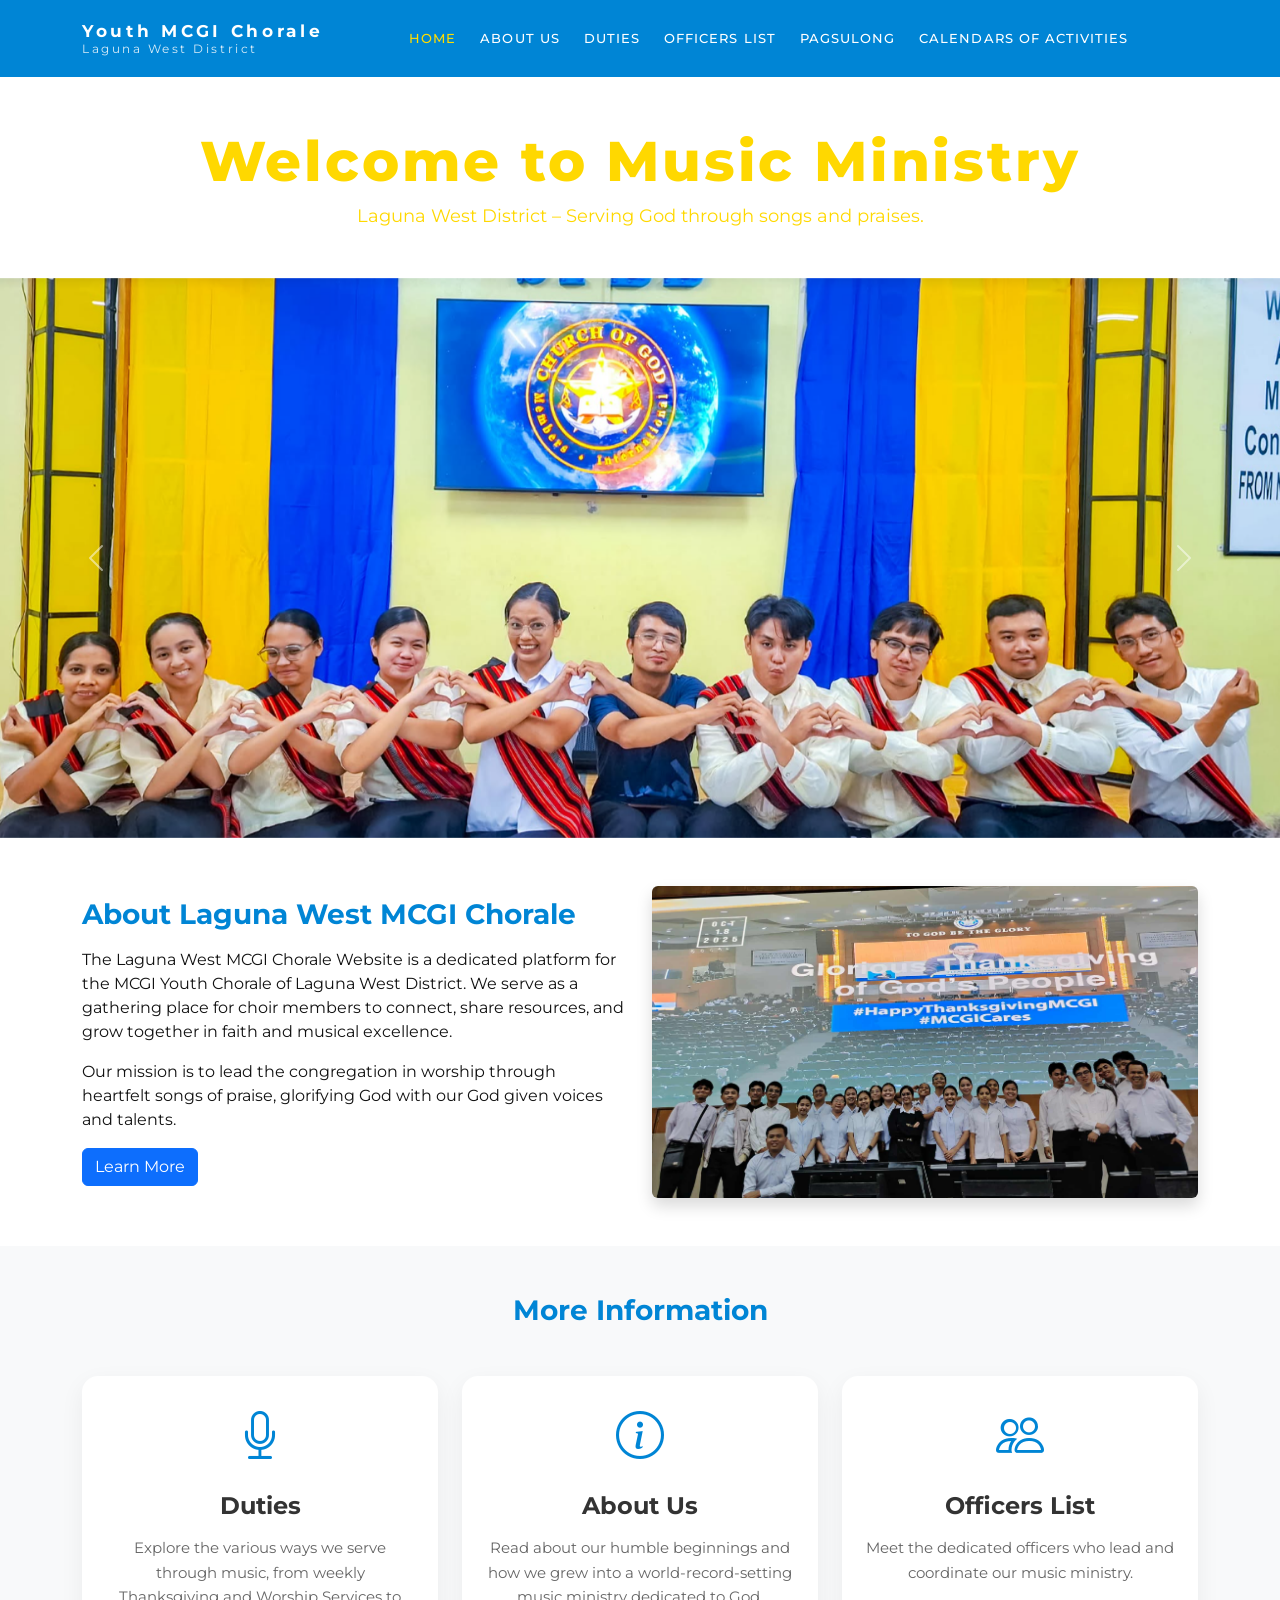
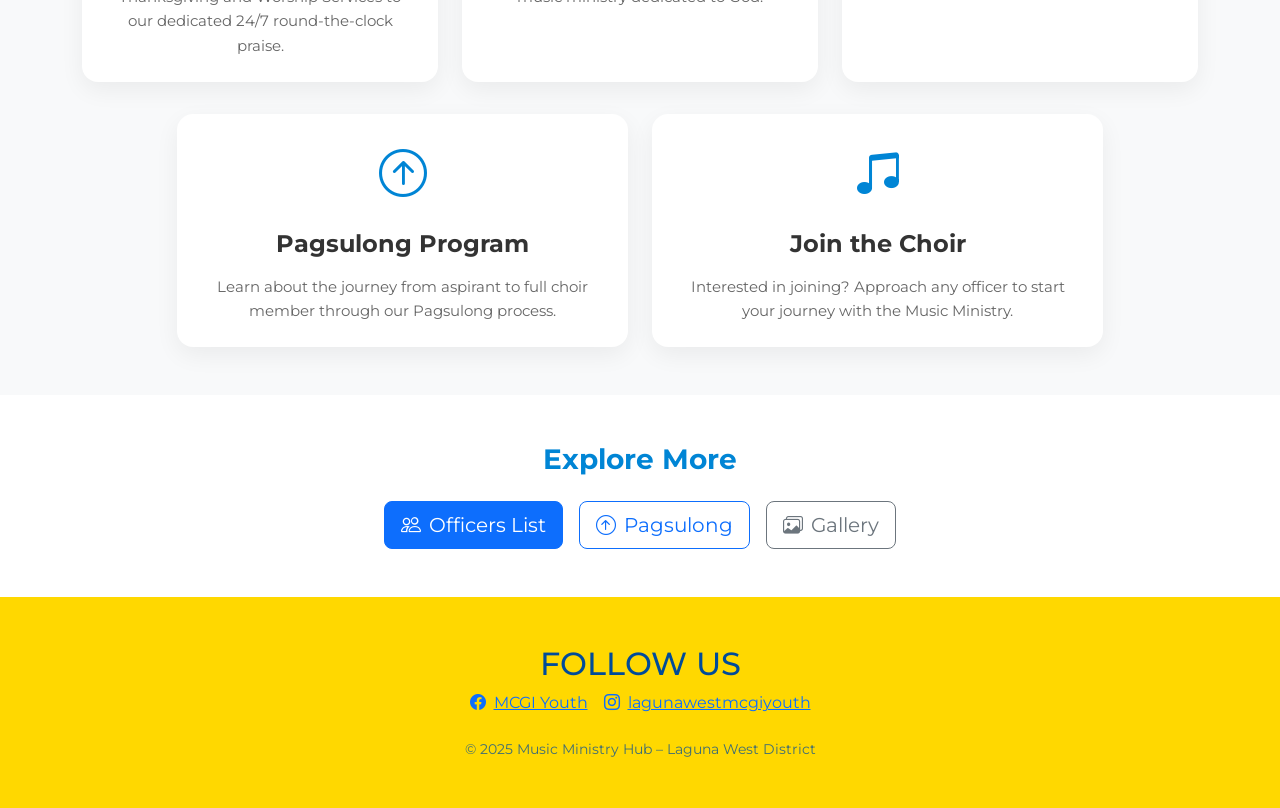
<file: index.html>
<!DOCTYPE html>
<html lang="en">
  <head>
    <meta charset="utf-8" />
    <meta name="viewport" content="width=device-width, initial-scale=1" />
    <title>Home</title>

    <!-- Bootstrap CSS -->
    <link
      rel="stylesheet"
      href="https://cdn.jsdelivr.net/npm/bootstrap@5.3.3/dist/css/bootstrap.min.css"
      integrity="sha384-QWTKZyjpPEjISv5WaRU9OFeRpok6YctnYmDr5pNlyT2bRjXh0JMhjY6hW+ALEwIH"
      crossorigin="anonymous"
    />
    <!-- Google Fonts -->
    <link
      href="https://fonts.googleapis.com/css2?family=Montserrat:wght@300;400;500;600;700;800&display=swap"
      rel="stylesheet"
    />
    <!-- Font Awesome & Bootstrap Icons -->
    <link
      rel="stylesheet"
      href="https://cdnjs.cloudflare.com/ajax/libs/font-awesome/6.0.0/css/all.min.css"
    />
    <link
      rel="stylesheet"
      href="https://cdn.jsdelivr.net/npm/bootstrap-icons@1.11.3/font/bootstrap-icons.min.css"
    />

    <link rel="stylesheet" href="css/style.css" />
  </head>
  <body>
    <header class="site-header">
      <nav
        class="navbar navbar-expand-lg navbar-dark main-navbar py-3 fixed-top"
      >
        <div class="container">
          <a class="navbar-brand d-flex flex-column lh-sm" href="index.html">
            <span class="brand-title">Youth MCGI Chorale</span>
            <span class="brand-subtitle">Laguna West District</span>
          </a>

          <button
            class="navbar-toggler"
            type="button"
            data-bs-toggle="collapse"
            data-bs-target="#mainNav"
            aria-controls="mainNav"
            aria-expanded="false"
            aria-label="Toggle navigation"
          >
            <span class="navbar-toggler-icon"></span>
          </button>

          <div class="collapse navbar-collapse" id="mainNav">
            <ul class="navbar-nav mx-auto mb-2 mb-lg-0 gap-lg-2">
              <li class="nav-item">
                <a class="nav-link active" href="index.html">Home</a>
              </li>
              <li class="nav-item">
                <a class="nav-link" href="about.html">About Us</a>
              </li>
              <li class="nav-item">
                <a class="nav-link" href="duties.html">Duties</a>
              </li>
              <li class="nav-item">
                <a class="nav-link" href="officers.html">Officers List</a>
              </li>
              <li class="nav-item">
                <a class="nav-link" href="pagsulong.html">Pagsulong</a>
              </li>
              <li class="nav-item">
                <a class="nav-link" href="calendars.html"
                  >Calendars of Activities</a
                >
              </li>
            </ul>
          </div>
        </div>
      </nav>
    </header>

    <main>
      <!-- Welcome Section -->
      <section class="welcome-section text-center">
        <div class="container">
          <h1 class="welcome-title">Welcome to Music Ministry</h1>
          <p class="welcome-subtitle">
            Laguna West District – Serving God through songs and praises.
          </p>
        </div>
      </section>

      <!-- Hero Carousel Section -->
      <section class="hero">
        <div class="overlay"></div>
        <div class="container-fluid p-0 position-relative">
          <div
            id="heroCarousel"
            class="carousel slide hero-carousel"
            data-bs-ride="carousel"
          >
            <div class="carousel-inner">
              <div class="carousel-item active">
                <img
                  src="Images-Home/TG-Milags.png"
                  class="d-block w-100 hero-slide-img"
                  alt="MCGI Youth crowd 1"
                />
                <div class="carousel-caption text-start hero-caption"></div>
              </div>
              <div class="carousel-item">
                <img
                  src="Images-Home/TG-Apalit.png"
                  class="d-block w-100 hero-slide-img"
                  alt="MCGI Youth crowd 2"
                />
                <div class="carousel-caption text-start hero-caption"></div>
              </div>
              <div class="carousel-item">
                <img
                  src="Images-Home/TG-Mil1.png"
                  class="d-block w-100 hero-slide-img"
                  alt="MCGI Youth crowd 3"
                />
                <div class="carousel-caption text-start hero-caption"></div>
              </div>
            </div>
            <button
              class="carousel-control-prev"
              type="button"
              data-bs-target="#heroCarousel"
              data-bs-slide="prev"
            >
              <span
                class="carousel-control-prev-icon"
                aria-hidden="true"
              ></span>
              <span class="visually-hidden">Previous</span>
            </button>
            <button
              class="carousel-control-next"
              type="button"
              data-bs-target="#heroCarousel"
              data-bs-slide="next"
            >
              <span
                class="carousel-control-next-icon"
                aria-hidden="true"
              ></span>
              <span class="visually-hidden">Next</span>
            </button>
          </div>
        </div>
      </section>

      <!-- About Section -->
      <section class="about-section py-5">
        <div class="container">
          <div class="row align-items-center">
            <div class="col-lg-6 mb-4 mb-lg-0">
              <h2 class="section-title">About Laguna West MCGI Chorale</h2>
              <p>
                The Laguna West MCGI Chorale Website is a dedicated platform for
                the MCGI Youth Chorale of Laguna West District. We serve as a
                gathering place for choir members to connect, share resources,
                and grow together in faith and musical excellence.
              </p>
              <p>
                Our mission is to lead the congregation in worship through
                heartfelt songs of praise, glorifying God with our God given
                voices and talents.
              </p>
              <a href="about.html" class="btn btn-primary">Learn More</a>
            </div>
            <div class="col-lg-6">
              <img
                src="Images-Home/TG-Apalit.png"
                alt="Choir members"
                class="img-fluid rounded shadow"
              />
            </div>
          </div>
        </div>
      </section>

      <!-- Features Section -->
      <section class="features-section py-5 bg-light">
        <div class="container">
          <h2 class="section-title text-center mb-5">More Information</h2>

          <div class="row g-4">
            <div class="col-md-4">
              <div class="feature-card text-center p-4 h-100">
                <i class="bi bi-mic feature-icon"></i>
                <h4>Duties</h4>
                <p>
                  Explore the various ways we serve through music, from weekly
                  Thanksgiving and Worship Services to our dedicated 24/7
                  round-the-clock praise.
                </p>
              </div>
            </div>

            <div class="col-md-4">
              <div class="feature-card text-center p-4 h-100">
                <i class="bi bi-info-circle feature-icon"></i>
                <h4>About Us</h4>
                <p>
                  Read about our humble beginnings and how we grew into a
                  world-record-setting music ministry dedicated to God.
                </p>
              </div>
            </div>

            <div class="col-md-4">
              <div class="feature-card text-center p-4 h-100">
                <i class="bi bi-people feature-icon"></i>
                <h4>Officers List</h4>
                <p>
                  Meet the dedicated officers who lead and coordinate our music
                  ministry.
                </p>
              </div>
            </div>
          </div>
          <div class="row g-4 mt-2 justify-content-center">
            <div class="col-md-5">
              <div class="feature-card text-center p-4 h-100">
                <i class="bi bi-arrow-up-circle feature-icon"></i>
                <h4>Pagsulong Program</h4>
                <p>
                  Learn about the journey from aspirant to full choir member
                  through our Pagsulong process.
                </p>
              </div>
            </div>

            <div class="col-md-5">
              <div class="feature-card text-center p-4 h-100">
                <i class="bi bi-music-note-beamed feature-icon"></i>
                <h4>Join the Choir</h4>
                <p>
                  Interested in joining? Approach any officer to start your
                  journey with the Music Ministry.
                </p>
              </div>
            </div>
          </div>
        </div>
      </section>

      <!-- Quick Links Section -->
      <section class="quick-links-section py-5">
        <div class="container text-center">
          <h2 class="section-title mb-4">Explore More</h2>
          <div class="d-flex flex-wrap justify-content-center gap-3">
            <a href="officers.html" class="btn btn-primary btn-lg">
              <i class="bi bi-people me-2"></i>Officers List
            </a>
            <a href="pagsulong.html" class="btn btn-outline-primary btn-lg">
              <i class="bi bi-arrow-up-circle me-2"></i>Pagsulong
            </a>
            <a href="#" class="btn btn-outline-secondary btn-lg">
              <i class="bi bi-images me-2"></i>Gallery
            </a>
          </div>
        </div>
      </section>
    </main>

    <footer class="footer">
      <div class="container text-center py-5">
        <h2>FOLLOW US</h2>
        <div
          class="social-links d-flex flex-column flex-sm-row justify-content-center gap-3"
        >
          <a
            href="https://www.facebook.com/MCGIYouthChannel"
            class="social-link d-inline-flex align-items-center"
            target="_blank"
          >
            <i class="bi bi-facebook icon me-2"></i>
            <span>MCGI Youth</span>
          </a>
          <a
            href="https://www.instagram.com/lagunawestmcgiyouth?igsh=N2QxOGtuZHoxdzh3"
            class="social-link d-inline-flex align-items-center"
            target="_blank"
          >
            <i class="bi bi-instagram icon me-2"></i>
            <span>lagunawestmcgiyouth</span>
          </a>
        </div>
        <p class="mt-4 mb-0 small opacity-75">
          &copy; 2025 Music Ministry Hub – Laguna West District
        </p>
      </div>
    </footer>

    <!-- Bootstrap JS -->
    <script
      src="https://cdn.jsdelivr.net/npm/bootstrap@5.3.3/dist/js/bootstrap.bundle.min.js"
      integrity="sha384-YvpcrYf0tY3lHB60NNkmXc5s9fDVZLESaAA55NDzOxhy9GkcIdslK1eN7N6jIeHz"
      crossorigin="anonymous"
    ></script>
  </body>
</html>
</file>
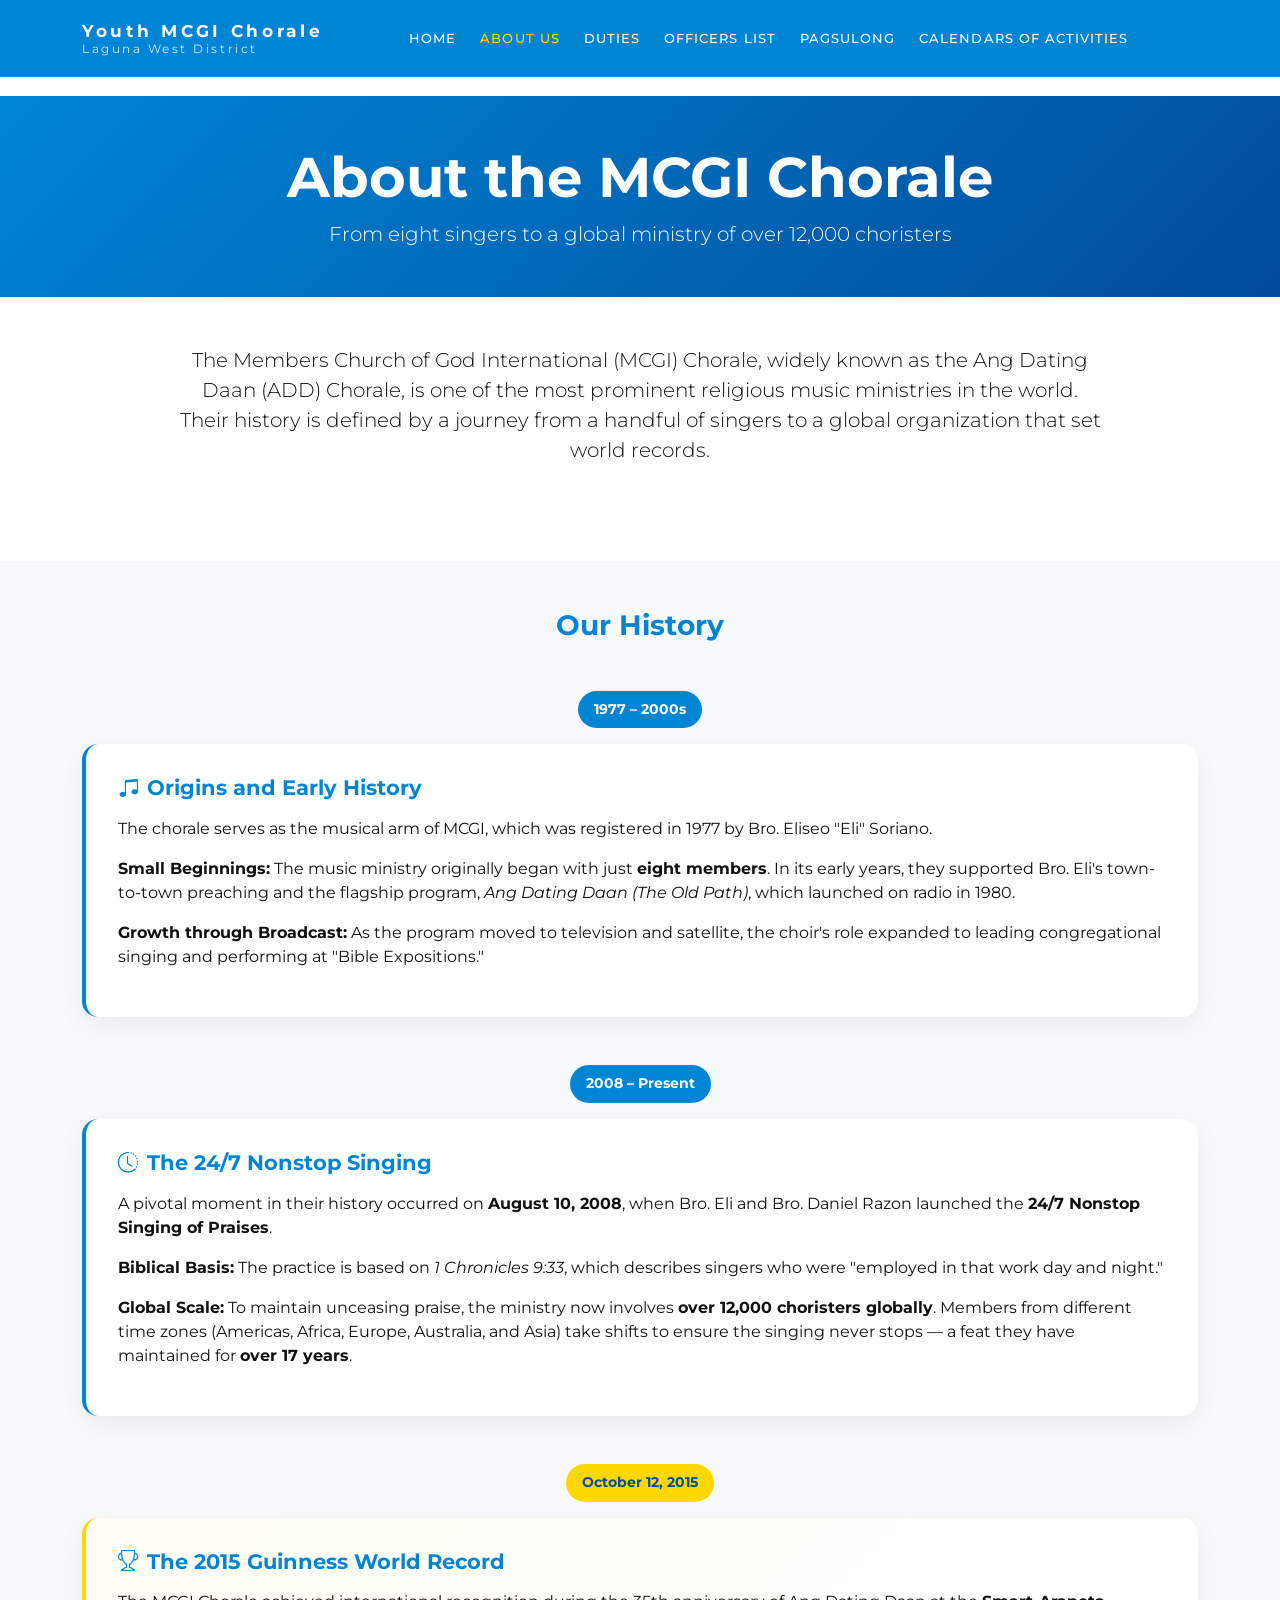
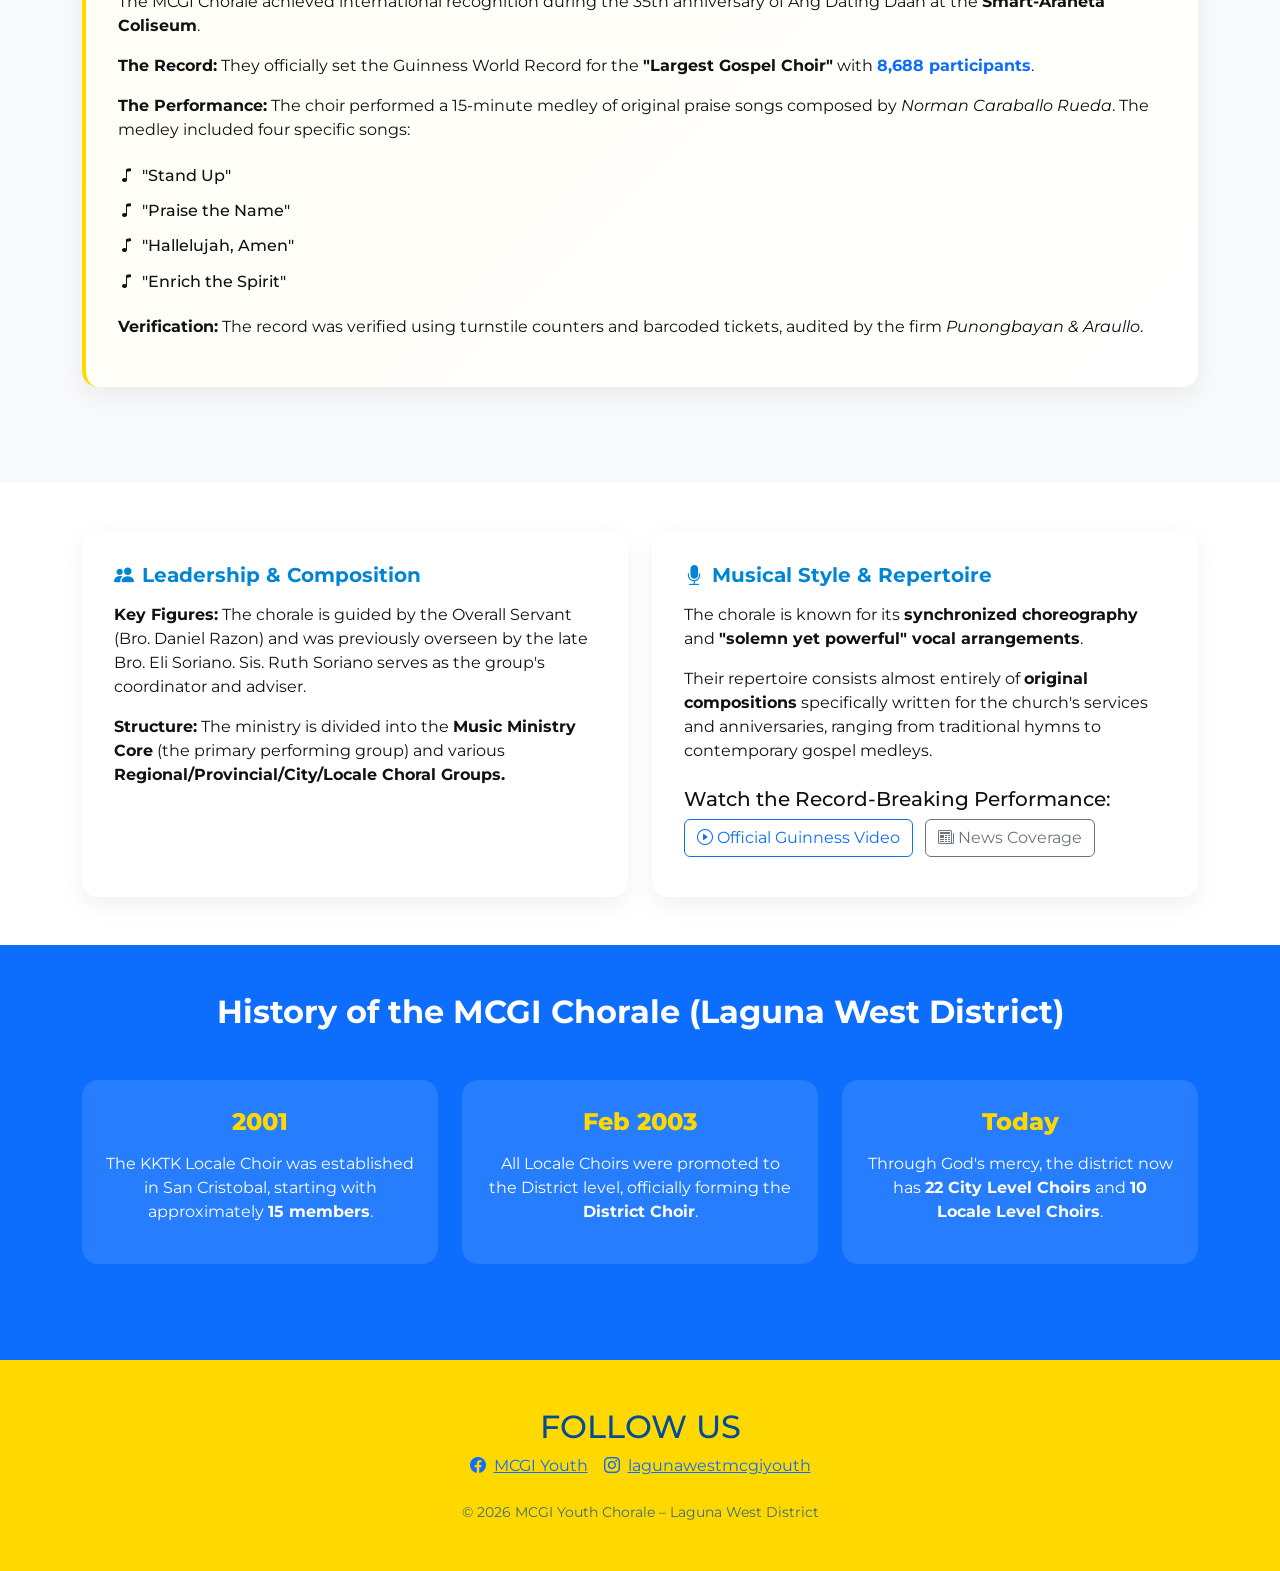
<file: about.html>
<!DOCTYPE html>
<html lang="en">
  <head>
    <meta charset="utf-8" />
    <meta name="viewport" content="width=device-width, initial-scale=1" />
    <title>About Us</title>

    <!-- Bootstrap CSS -->
    <link
      rel="stylesheet"
      href="https://cdn.jsdelivr.net/npm/bootstrap@5.3.3/dist/css/bootstrap.min.css"
      integrity="sha384-QWTKZyjpPEjISv5WaRU9OFeRpok6YctnYmDr5pNlyT2bRjXh0JMhjY6hW+ALEwIH"
      crossorigin="anonymous"
    />
    <!-- Google Fonts -->
    <link
      href="https://fonts.googleapis.com/css2?family=Montserrat:wght@300;400;500;600;700;800&display=swap"
      rel="stylesheet"
    />
    <!-- Icons -->
    <link
      rel="stylesheet"
      href="https://cdnjs.cloudflare.com/ajax/libs/font-awesome/6.0.0/css/all.min.css"
    />
    <link
      rel="stylesheet"
      href="https://cdn.jsdelivr.net/npm/bootstrap-icons@1.11.3/font/bootstrap-icons.min.css"
    />

    <link rel="stylesheet" href="css/style.css" />
  </head>
  <body>
    <!-- Navbar -->
    <header class="site-header">
      <nav
        class="navbar navbar-expand-lg navbar-dark main-navbar py-3 fixed-top"
      >
        <div class="container">
          <a class="navbar-brand d-flex flex-column lh-sm" href="index.html">
            <span class="brand-title">Youth MCGI Chorale</span>
            <span class="brand-subtitle">Laguna West District</span>
          </a>

          <button
            class="navbar-toggler"
            type="button"
            data-bs-toggle="collapse"
            data-bs-target="#mainNav"
            aria-controls="mainNav"
            aria-expanded="false"
            aria-label="Toggle navigation"
          >
            <span class="navbar-toggler-icon"></span>
          </button>

          <div class="collapse navbar-collapse" id="mainNav">
            <ul class="navbar-nav mx-auto mb-2 mb-lg-0 gap-lg-2">
              <li class="nav-item">
                <a class="nav-link" href="index.html">Home</a>
              </li>
              <li class="nav-item">
                <a class="nav-link active" href="about.html">About Us</a>
              </li>
              <li class="nav-item">
                <a class="nav-link" href="duties.html">Duties</a>
              </li>
              <li class="nav-item">
                <a class="nav-link" href="officers.html">Officers List</a>
              </li>
              <li class="nav-item">
                <a class="nav-link" href="pagsulong.html">Pagsulong</a>
              </li>
              <li class="nav-item">
                <a class="nav-link" href="calendars.html"
                  >Calendars of Activities</a
                >
              </li>
            </ul>
          </div>
        </div>
      </nav>
    </header>

    <main class="pt-5 mt-5">
      <!-- Page Header -->
      <section class="about-header text-center py-5 bg-primary text-white">
        <div class="container">
          <h1 class="display-4 fw-bold">About the MCGI Chorale</h1>
          <p class="lead mb-0">
            From eight singers to a global ministry of over 12,000 choristers
          </p>
        </div>
      </section>

      <!-- Introduction -->
      <section class="py-5">
        <div class="container">
          <div class="row justify-content-center">
            <div class="col-lg-10">
              <p class="lead text-center mb-5">
                The Members Church of God International (MCGI) Chorale, widely
                known as the Ang Dating Daan (ADD) Chorale, is one of the most
                prominent religious music ministries in the world. Their history
                is defined by a journey from a handful of singers to a global
                organization that set world records.
              </p>
            </div>
          </div>
        </div>
      </section>

      <!-- Timeline Section -->
      <section class="py-5 bg-light">
        <div class="container">
          <h2 class="section-title text-center mb-5">Our History</h2>

          <!-- Origins -->
          <div class="timeline-item mb-5 text-center">
            <span class="timeline-badge">1977 – 2000s</span>
            <div class="timeline-content">
              <h3>
                <i class="bi bi-music-note-beamed me-2"></i>Origins and Early
                History
              </h3>
              <p>
                The chorale serves as the musical arm of MCGI, which was
                registered in 1977 by Bro. Eliseo "Eli" Soriano.
              </p>
              <p>
                <strong>Small Beginnings:</strong> The music ministry originally
                began with just <strong>eight members</strong>. In its early
                years, they supported Bro. Eli's town-to-town preaching and the
                flagship program, <em>Ang Dating Daan (The Old Path)</em>, which
                launched on radio in 1980.
              </p>
              <p>
                <strong>Growth through Broadcast:</strong> As the program moved
                to television and satellite, the choir's role expanded to
                leading congregational singing and performing at "Bible
                Expositions."
              </p>
            </div>
          </div>

          <!-- 24/7 Singing -->
          <div class="timeline-item mb-5 text-center">
            <span class="timeline-badge">2008 – Present</span>
            <div class="timeline-content">
              <h3>
                <i class="bi bi-clock-history me-2"></i>The 24/7 Nonstop Singing
              </h3>
              <p>
                A pivotal moment in their history occurred on
                <strong>August 10, 2008</strong>, when Bro. Eli and Bro. Daniel
                Razon launched the
                <strong>24/7 Nonstop Singing of Praises</strong>.
              </p>
              <p>
                <strong>Biblical Basis:</strong> The practice is based on
                <em>1 Chronicles 9:33</em>, which describes singers who were
                "employed in that work day and night."
              </p>
              <p>
                <strong>Global Scale:</strong> To maintain unceasing praise, the
                ministry now involves
                <strong>over 12,000 choristers globally</strong>. Members from
                different time zones (Americas, Africa, Europe, Australia, and
                Asia) take shifts to ensure the singing never stops — a feat
                they have maintained for <strong>over 17 years</strong>.
              </p>
            </div>
          </div>

          <!-- Guinness Record -->
          <div class="timeline-item mb-5 text-center">
            <span class="timeline-badge highlight">October 12, 2015</span>
            <div class="timeline-content highlight-card">
              <h3>
                <i class="bi bi-trophy me-2"></i>The 2015 Guinness World Record
              </h3>
              <p>
                The MCGI Chorale achieved international recognition during the
                35th anniversary of Ang Dating Daan at the
                <strong>Smart-Araneta Coliseum</strong>.
              </p>
              <p>
                <strong>The Record:</strong> They officially set the Guinness
                World Record for the
                <strong>"Largest Gospel Choir"</strong> with
                <span class="text-primary fw-bold">8,688 participants</span>.
              </p>
              <p>
                <strong>The Performance:</strong> The choir performed a
                15-minute medley of original praise songs composed by
                <em>Norman Caraballo Rueda</em>. The medley included four
                specific songs:
              </p>
              <ul class="song-list">
                <li><i class="bi bi-music-note me-2"></i>"Stand Up"</li>
                <li><i class="bi bi-music-note me-2"></i>"Praise the Name"</li>
                <li><i class="bi bi-music-note me-2"></i>"Hallelujah, Amen"</li>
                <li>
                  <i class="bi bi-music-note me-2"></i>"Enrich the Spirit"
                </li>
              </ul>
              <p>
                <strong>Verification:</strong> The record was verified using
                turnstile counters and barcoded tickets, audited by the firm
                <em>Punongbayan & Araullo</em>.
              </p>
            </div>
          </div>
        </div>
      </section>

      <!-- Leadership Section -->
      <section class="py-5">
        <div class="container">
          <div class="row g-4">
            <div class="col-lg-6">
              <div class="info-card h-100">
                <h3>
                  <i class="bi bi-people-fill me-2"></i>Leadership & Composition
                </h3>
                <p>
                  <strong>Key Figures:</strong> The chorale is guided by the
                  Overall Servant (Bro. Daniel Razon) and was previously
                  overseen by the late Bro. Eli Soriano. Sis. Ruth Soriano
                  serves as the group's coordinator and adviser.
                </p>
                <p>
                  <strong>Structure:</strong> The ministry is divided into the
                  <strong>Music Ministry Core</strong> (the primary performing
                  group) and various
                  <strong
                    >Regional/Provincial/City/Locale Choral Groups.</strong
                  >
                </p>
              </div>
            </div>
            <div class="col-lg-6">
              <div class="info-card h-100">
                <h3>
                  <i class="bi bi-mic-fill me-2"></i>Musical Style & Repertoire
                </h3>
                <p>
                  The chorale is known for its
                  <strong>synchronized choreography</strong> and
                  <strong>"solemn yet powerful" vocal arrangements</strong>.
                </p>
                <p>
                  Their repertoire consists almost entirely of
                  <strong>original compositions</strong> specifically written
                  for the church's services and anniversaries, ranging from
                  traditional hymns to contemporary gospel medleys.
                </p>
                <div class="mt-4">
                  <h5>Watch the Record-Breaking Performance:</h5>
                  <a
                    href="https://youtu.be/O4JWWElQj-E?si=NUoIMDX5UJTIItzo"
                    class="btn btn-outline-primary me-2 mb-2"
                    target="_blank"
                  >
                    <i class="bi bi-play-circle me-1"></i>Official Guinness
                    Video
                  </a>
                  <a
                    href="https://youtu.be/KfhwtwD73so?si=t0L2zfffXaKemDqE"
                    class="btn btn-outline-secondary mb-2"
                    target="_blank"
                  >
                    <i class="bi bi-newspaper me-1"></i>News Coverage
                  </a>
                </div>
              </div>
            </div>
          </div>
        </div>
      </section>

      <!-- Local History Section -->
      <section class="py-5 bg-primary text-white">
        <div class="container">
          <h2 class="text-center mb-5 fw-bold">
            History of the MCGI Chorale (Laguna West District)
          </h2>

          <div class="row g-4 mb-5 justify-content-center">
            <div class="col-md-6 col-lg-4">
              <div class="milestone-card text-center">
                <div class="milestone-year">2001</div>
                <p>
                  The KKTK Locale Choir was established in San Cristobal,
                  starting with approximately <strong>15 members</strong>.
                </p>
              </div>
            </div>
            <div class="col-md-6 col-lg-4">
              <div class="milestone-card text-center">
                <div class="milestone-year">Feb 2003</div>
                <p>
                  All Locale Choirs were promoted to the District level,
                  officially forming the <strong>District Choir</strong>.
                </p>
              </div>
            </div>
            <div class="col-md-6 col-lg-4">
              <div class="milestone-card text-center">
                <div class="milestone-year">Today</div>
                <p>
                  Through God's mercy, the district now has
                  <strong>22 City Level Choirs</strong> and
                  <strong>10 Locale Level Choirs</strong>.
                </p>
              </div>
            </div>
          </div>
        </div>
      </section>
    </main>

    <footer class="footer">
      <div class="container text-center py-5">
        <h2>FOLLOW US</h2>
        <div
          class="social-links d-flex flex-column flex-sm-row justify-content-center gap-3"
        >
          <a
            href="https://www.facebook.com/MCGIYouthChannel"
            class="social-link d-inline-flex align-items-center"
            target="_blank"
          >
            <i class="bi bi-facebook icon me-2"></i>
            <span>MCGI Youth</span>
          </a>
          <a
            href="https://www.instagram.com/lagunawestmcgiyouth?igsh=N2QxOGtuZHoxdzh3"
            class="social-link d-inline-flex align-items-center"
            target="_blank"
          >
            <i class="bi bi-instagram icon me-2"></i>
            <span>lagunawestmcgiyouth</span>
          </a>
        </div>
        <p class="mt-4 mb-0 small opacity-75">
          &copy; 2026 MCGI Youth Chorale – Laguna West District
        </p>
      </div>
    </footer>

    <!-- Bootstrap JS -->
    <script
      src="https://cdn.jsdelivr.net/npm/bootstrap@5.3.3/dist/js/bootstrap.bundle.min.js"
      integrity="sha384-YvpcrYf0tY3lHB60NNkmXc5s9fDVZLESaAA55NDzOxhy9GkcIdslK1eN7N6jIeHz"
      crossorigin="anonymous"
    ></script>
  </body>
</html>
</file>
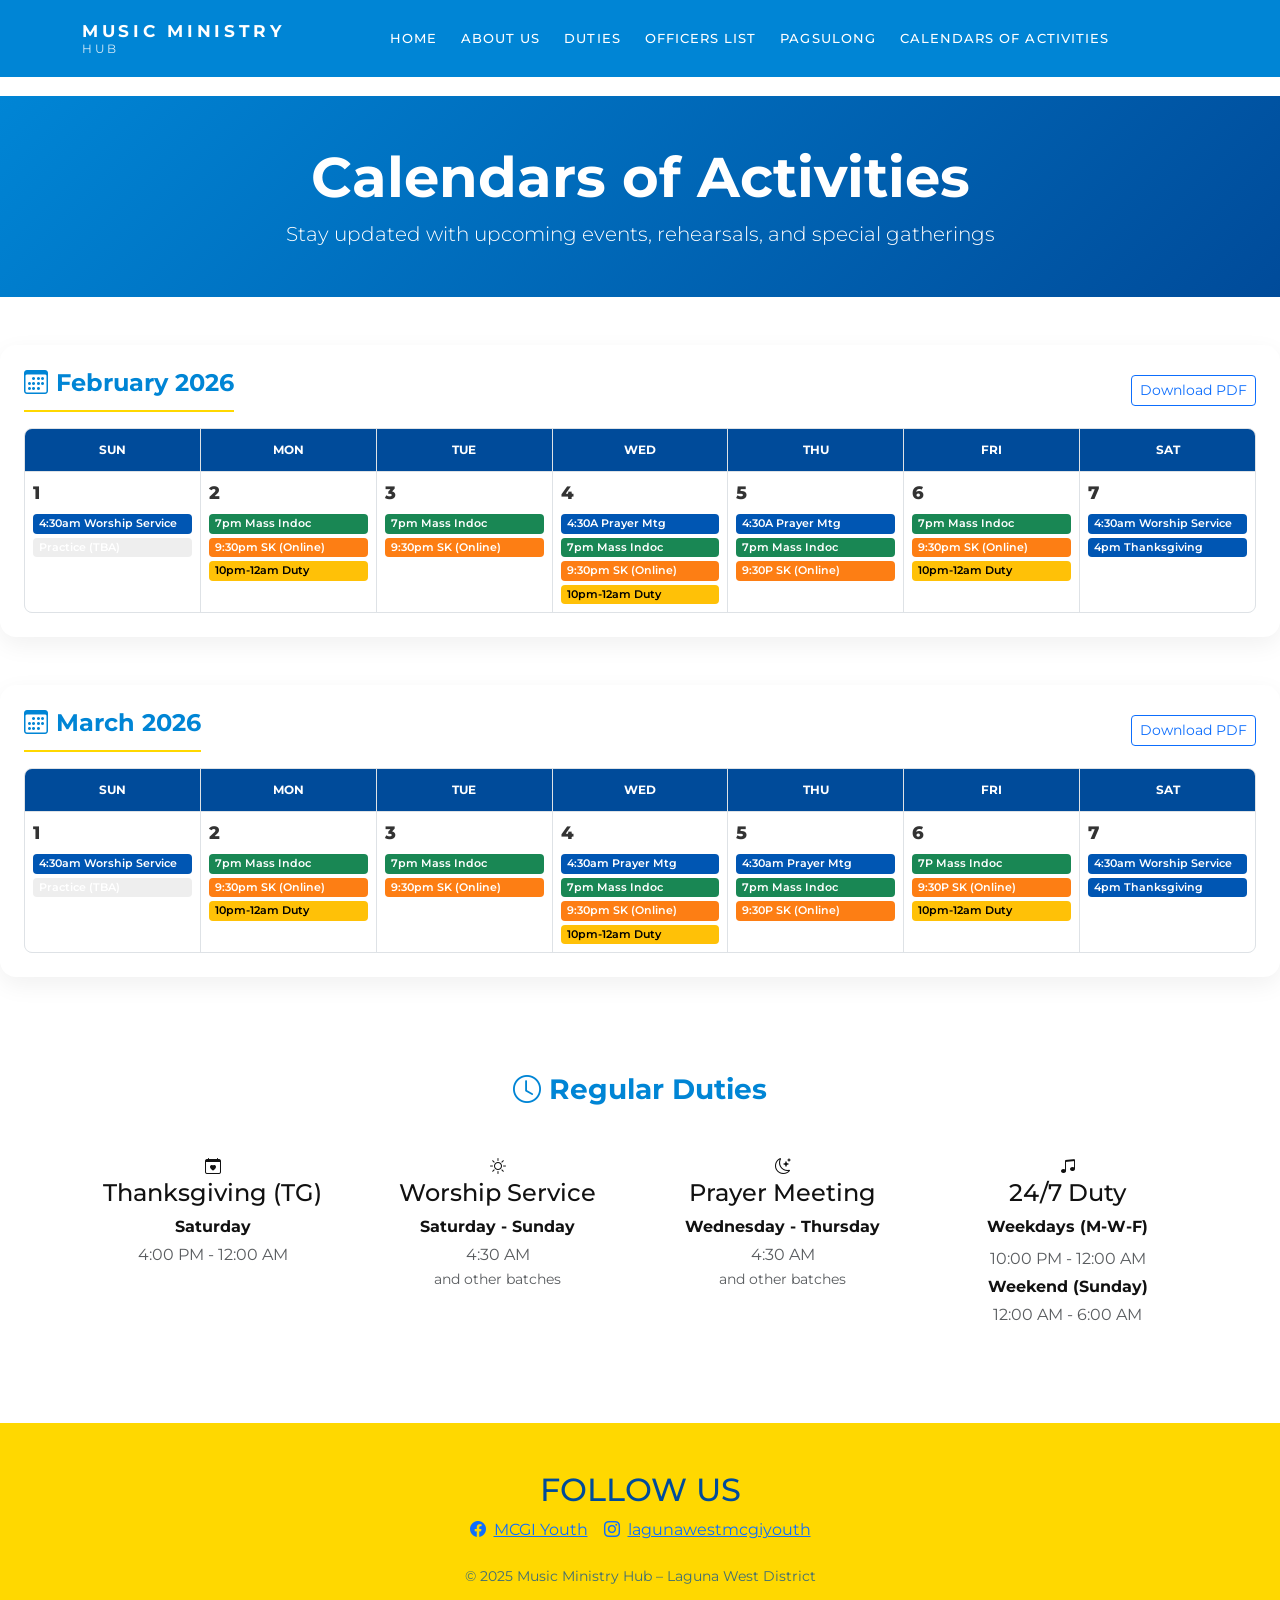
<file: calendars.html>
<!DOCTYPE html>
<html lang="en">
  <head>
    <meta charset="utf-8" />
    <meta name="viewport" content="width=device-width, initial-scale=1" />
    <title>Calendars of Activities - MMHub</title>

    <!-- Bootstrap CSS -->
    <link
      rel="stylesheet"
      href="https://cdn.jsdelivr.net/npm/bootstrap@5.3.3/dist/css/bootstrap.min.css"
      integrity="sha384-QWTKZyjpPEjISv5WaRU9OFeRpok6YctnYmDr5pNlyT2bRjXh0JMhjY6hW+ALEwIH"
      crossorigin="anonymous"
    />
    <!-- Google Fonts -->
    <link
      href="https://fonts.googleapis.com/css2?family=Montserrat:wght@300;400;500;600;700;800&display=swap"
      rel="stylesheet"
    />
    <!-- Icons -->
    <link
      rel="stylesheet"
      href="https://cdnjs.cloudflare.com/ajax/libs/font-awesome/6.0.0/css/all.min.css"
    />
    <link
      rel="stylesheet"
      href="https://cdn.jsdelivr.net/npm/bootstrap-icons@1.11.3/font/bootstrap-icons.min.css"
    />

    <link rel="stylesheet" href="css/style.css" />
  </head>
  <body>
    <!-- Navbar -->
    <header class="site-header">
      <nav
        class="navbar navbar-expand-lg navbar-dark main-navbar py-3 fixed-top"
      >
        <div class="container">
          <a class="navbar-brand d-flex flex-column lh-sm" href="index.html">
            <span class="brand-title">MUSIC MINISTRY</span>
            <span class="brand-subtitle">HUB</span>
          </a>

          <button
            class="navbar-toggler"
            type="button"
            data-bs-toggle="collapse"
            data-bs-target="#mainNav"
            aria-controls="mainNav"
            aria-expanded="false"
            aria-label="Toggle navigation"
          >
            <span class="navbar-toggler-icon"></span>
          </button>

          <div class="collapse navbar-collapse" id="mainNav">
            <ul class="navbar-nav mx-auto mb-2 mb-lg-0 gap-lg-2">
              <li class="nav-item">
                <a class="nav-link" href="index.html">Home</a>
              </li>
              <li class="nav-item">
                <a class="nav-link" href="about.html">About Us</a>
              </li>
              <li class="nav-item">
                <a class="nav-link" href="duties.html">Duties</a>
              </li>
              <li class="nav-item">
                <a class="nav-link" href="officers.html">Officers List</a>
              </li>
              <li class="nav-item">
                <a class="nav-link" href="pagsulong.html">Pagsulong</a>
              </li>
              <li class="nav-item">
                <a class="nav-link" href="calendars.html"
                  >Calendars of Activities</a
                >
              </li>
            </ul>
          </div>
        </div>
      </nav>
    </header>

    <main class="pt-5 mt-5">
      <!-- Page Header -->
      <section class="calendar-header text-center py-5 bg-primary text-white">
        <div class="container">
          <h1 class="display-4 fw-bold">Calendars of Activities</h1>
          <p class="lead mb-0">
            Stay updated with upcoming events, rehearsals, and special
            gatherings
          </p>
        </div>
      </section>

      <!-- Monthly Calendar Section -->
      <section class="py-5">
        <div class="calendar-month mb-5">
          <div class="d-flex justify-content-between align-items-center mb-3">
              <h3 class="month-title mb-0"><i class="bi bi-calendar3 me-2"></i>February 2026</h3>
              <button onclick="window.print()" class="btn btn-sm btn-outline-primary no-print">Download PDF</button>
          </div>
          <div class="calendar-grid">
              <div class="calendar-day-head">Sun</div>
              <div class="calendar-day-head">Mon</div>
              <div class="calendar-day-head">Tue</div>
              <div class="calendar-day-head">Wed</div>
              <div class="calendar-day-head">Thu</div>
              <div class="calendar-day-head">Fri</div>
              <div class="calendar-day-head">Sat</div>
      
              <div class="calendar-cell">
                  <span class="date-num">1</span>
                  <div class="event-list">
                      <span class="ev-item ev-ws">4:30am Worship Service</span>
                      <span class="ev-item ev-sk" style="background:#eee">Practice (TBA)</span>
                  </div>
              </div>
              <div class="calendar-cell">
                  <span class="date-num">2</span>
                  <div class="event-list">
                      <span class="ev-item ev-mi">7pm Mass Indoc</span>
                      <span class="ev-item ev-sk">9:30pm SK (Online)</span>
                      <span class="ev-item ev-duty">10pm-12am Duty</span>
                  </div>
              </div>
              <div class="calendar-cell">
                  <span class="date-num">3</span>
                  <div class="event-list">
                      <span class="ev-item ev-mi">7pm Mass Indoc</span>
                      <span class="ev-item ev-sk">9:30pm SK (Online)</span>
                  </div>
              </div>
              <div class="calendar-cell">
                  <span class="date-num">4</span>
                  <div class="event-list">
                      <span class="ev-item ev-pm">4:30A Prayer Mtg</span>
                      <span class="ev-item ev-mi">7pm Mass Indoc</span>
                      <span class="ev-item ev-sk">9:30pm SK (Online)</span>
                      <span class="ev-item ev-duty">10pm-12am Duty</span>     
                  </div>
              </div>
              <div class="calendar-cell">
                  <span class="date-num">5</span>
                  <div class="event-list">
                      <span class="ev-item ev-pm">4:30A Prayer Mtg</span>
                      <span class="ev-item ev-mi">7pm Mass Indoc</span>
                      <span class="ev-item ev-sk">9:30P SK (Online)</span>
                  </div>
              </div>
              <div class="calendar-cell">
                  <span class="date-num">6</span>
                  <div class="event-list">
                      <span class="ev-item ev-mi">7pm Mass Indoc</span>
                      <span class="ev-item ev-sk">9:30pm SK (Online)</span>
                    <span class="ev-item ev-duty">10pm-12am Duty</span>
                  </div>
              </div>
              <div class="calendar-cell">
                  <span class="date-num">7</span>
                  <div class="event-list">
                      <span class="ev-item ev-ws">4:30am Worship Service</span>
                      <span class="ev-item ev-tg">4pm Thanksgiving</span>
                  </div>
              </div>
              
              </div>
      </div>

      <div class="calendar-month mb-5">
        <div class="d-flex justify-content-between align-items-center mb-3">
            <h3 class="month-title mb-0"><i class="bi bi-calendar3 me-2"></i>March 2026</h3>
            <button onclick="window.print()" class="btn btn-sm btn-outline-primary no-print">Download PDF</button>
        </div>
        <div class="calendar-grid">
            <div class="calendar-day-head">Sun</div>
            <div class="calendar-day-head">Mon</div>
            <div class="calendar-day-head">Tue</div>
            <div class="calendar-day-head">Wed</div>
            <div class="calendar-day-head">Thu</div>
            <div class="calendar-day-head">Fri</div>
            <div class="calendar-day-head">Sat</div>
    
            <div class="calendar-cell">
                <span class="date-num">1</span>
                <div class="event-list">
                    <span class="ev-item ev-ws">4:30am Worship Service</span>
                    <span class="ev-item ev-sk" style="background:#eee">Practice (TBA)</span>
                </div>
            </div>
            <div class="calendar-cell">
                <span class="date-num">2</span>
                <div class="event-list">
                    <span class="ev-item ev-mi">7pm Mass Indoc</span>
                    <span class="ev-item ev-sk">9:30pm SK (Online)</span>
                    <span class="ev-item ev-duty">10pm-12am Duty</span>
                </div>
            </div>
            <div class="calendar-cell">
                <span class="date-num">3</span>
                <div class="event-list">
                    <span class="ev-item ev-mi">7pm Mass Indoc</span>
                    <span class="ev-item ev-sk">9:30pm SK (Online)</span>
                </div>
            </div>
            <div class="calendar-cell">
                <span class="date-num">4</span>
                <div class="event-list">
                    <span class="ev-item ev-pm">4:30am Prayer Mtg</span>
                    <span class="ev-item ev-mi">7pm Mass Indoc</span>
                    <span class="ev-item ev-sk">9:30pm SK (Online)</span>
                    <span class="ev-item ev-duty">10pm-12am Duty</span>
                </div>
            </div>
            <div class="calendar-cell">
                <span class="date-num">5</span>
                <div class="event-list">
                    <span class="ev-item ev-pm">4:30am Prayer Mtg</span>
                    <span class="ev-item ev-mi">7pm Mass Indoc</span>
                    <span class="ev-item ev-sk">9:30P SK (Online)</span>
                </div>
            </div>
            <div class="calendar-cell">
                <span class="date-num">6</span>
                <div class="event-list">
                    <span class="ev-item ev-mi">7P Mass Indoc</span>
                    <span class="ev-item ev-sk">9:30P SK (Online)</span>
                    <span class="ev-item ev-duty">10pm-12am Duty</span>
                </div>
            </div>
            <div class="calendar-cell">
                <span class="date-num">7</span>
                <div class="event-list">
                    <span class="ev-item ev-ws">4:30am Worship Service</span>
                    <span class="ev-item ev-tg">4pm Thanksgiving</span>
                </div>
            </div>
            
            </div>
    </div>


      <!-- Regular Duties -->
      <section class="py-5">
        <div class="container">
          <h2 class="section-title text-center mb-5">
            <i class="bi bi-clock me-2"></i>Regular Duties
          </h2>
          <div class="row g-4">
            <!-- Thanksgiving -->
            <div class="col-md-6 col-lg-3">
              <div class="schedule-card text-center h-100">
                <div class="schedule-icon">
                  <i class="bi bi-calendar-heart"></i>
                </div>
                <h4>Thanksgiving (TG)</h4>
                <p class="mb-1"><strong>Saturday</strong></p>
                <p class="text-muted mb-0">4:00 PM - 12:00 AM</p>
              </div>
            </div>
            <!-- Worship Service -->
            <div class="col-md-6 col-lg-3">
              <div class="schedule-card text-center h-100">
                <div class="schedule-icon">
                  <i class="bi bi-sun"></i>
                </div>
                <h4>Worship Service</h4>
                <p class="mb-1"><strong>Saturday - Sunday</strong></p>
                <p class="text-muted mb-0">4:30 AM</p>
                <small class="text-muted">and other batches</small>
              </div>
            </div>
            <!-- Prayer Meeting -->
            <div class="col-md-6 col-lg-3">
              <div class="schedule-card text-center h-100">
                <div class="schedule-icon">
                  <i class="bi bi-moon-stars"></i>
                </div>
                <h4>Prayer Meeting</h4>
                <p class="mb-1"><strong>Wednesday - Thursday</strong></p>
                <p class="text-muted mb-0">4:30 AM</p>
                <small class="text-muted">and other batches</small>
              </div>
            </div>
            <!-- 24/7 Duty -->
            <div class="col-md-6 col-lg-3">
              <div class="schedule-card text-center h-100">
                <div class="schedule-icon">
                  <i class="bi bi-music-note-beamed"></i>
                </div>
                <h4>24/7 Duty</h4>
                <p class="mb-2"><strong>Weekdays (M-W-F)</strong></p>
                <p class="text-muted mb-1">10:00 PM - 12:00 AM</p>
                <p class="mb-1"><strong>Weekend (Sunday)</strong></p>
                <p class="text-muted mb-0">12:00 AM - 6:00 AM</p>
              </div>
            </div>
          </div>
        </div>
      </section>
    </main>

    <footer class="footer">
      <div class="container text-center py-5">
        <h2>FOLLOW US</h2>
        <div
          class="social-links d-flex flex-column flex-sm-row justify-content-center gap-3"
        >
          <a
            href="https://www.facebook.com/MCGIYouthChannel"
            class="social-link d-inline-flex align-items-center"
            target="_blank"
          >
            <i class="bi bi-facebook icon me-2"></i>
            <span>MCGI Youth</span>
          </a>
          <a
            href="https://www.instagram.com/lagunawestmcgiyouth?igsh=N2QxOGtuZHoxdzh3"
            class="social-link d-inline-flex align-items-center"
            target="_blank"
          >
            <i class="bi bi-instagram icon me-2"></i>
            <span>lagunawestmcgiyouth</span>
          </a>
        </div>
        <p class="mt-4 mb-0 small opacity-75">
          &copy; 2025 Music Ministry Hub – Laguna West District
        </p>
      </div>
    </footer>

    <!-- Bootstrap JS -->
    <script
      src="https://cdn.jsdelivr.net/npm/bootstrap@5.3.3/dist/js/bootstrap.bundle.min.js"
      integrity="sha384-YvpcrYf0tY3lHB60NNkmXc5s9fDVZLESaAA55NDzOxhy9GkcIdslK1eN7N6jIeHz"
      crossorigin="anonymous"
    ></script>
  </body>
</html>
</file>
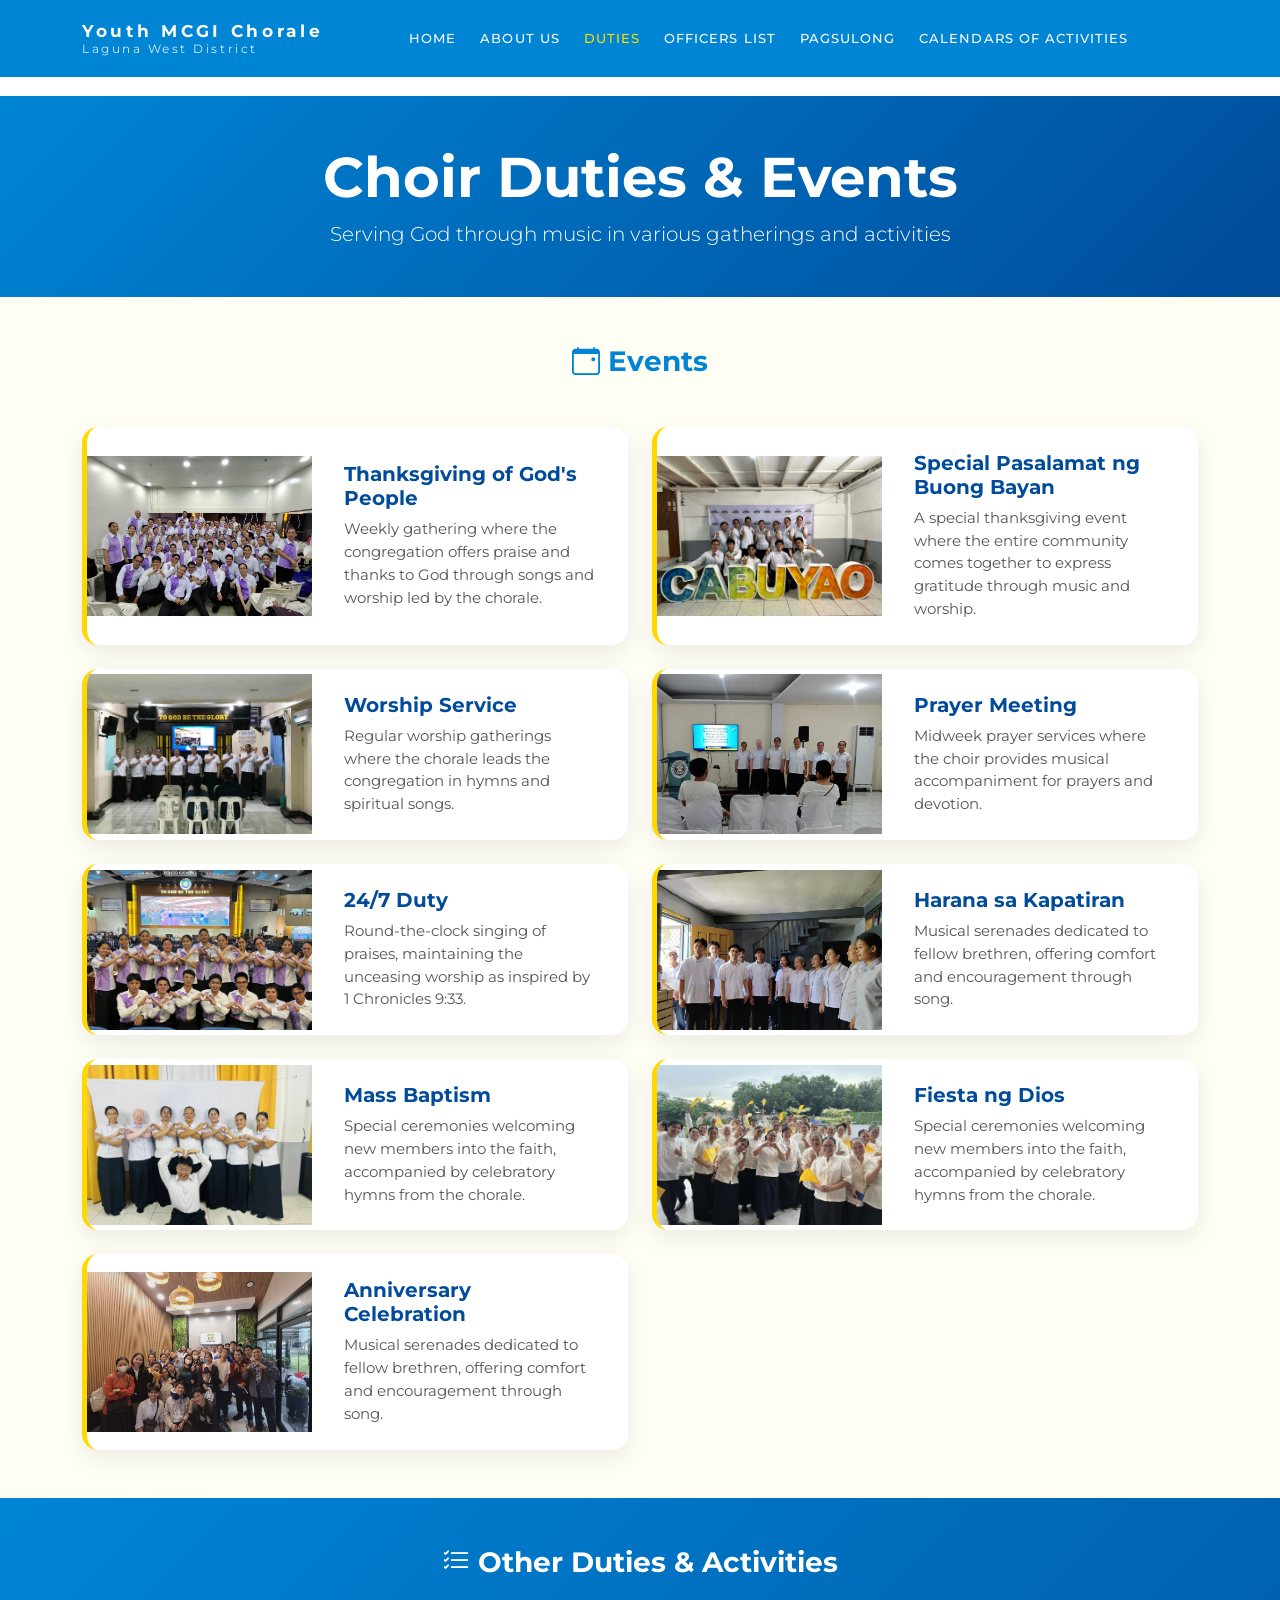
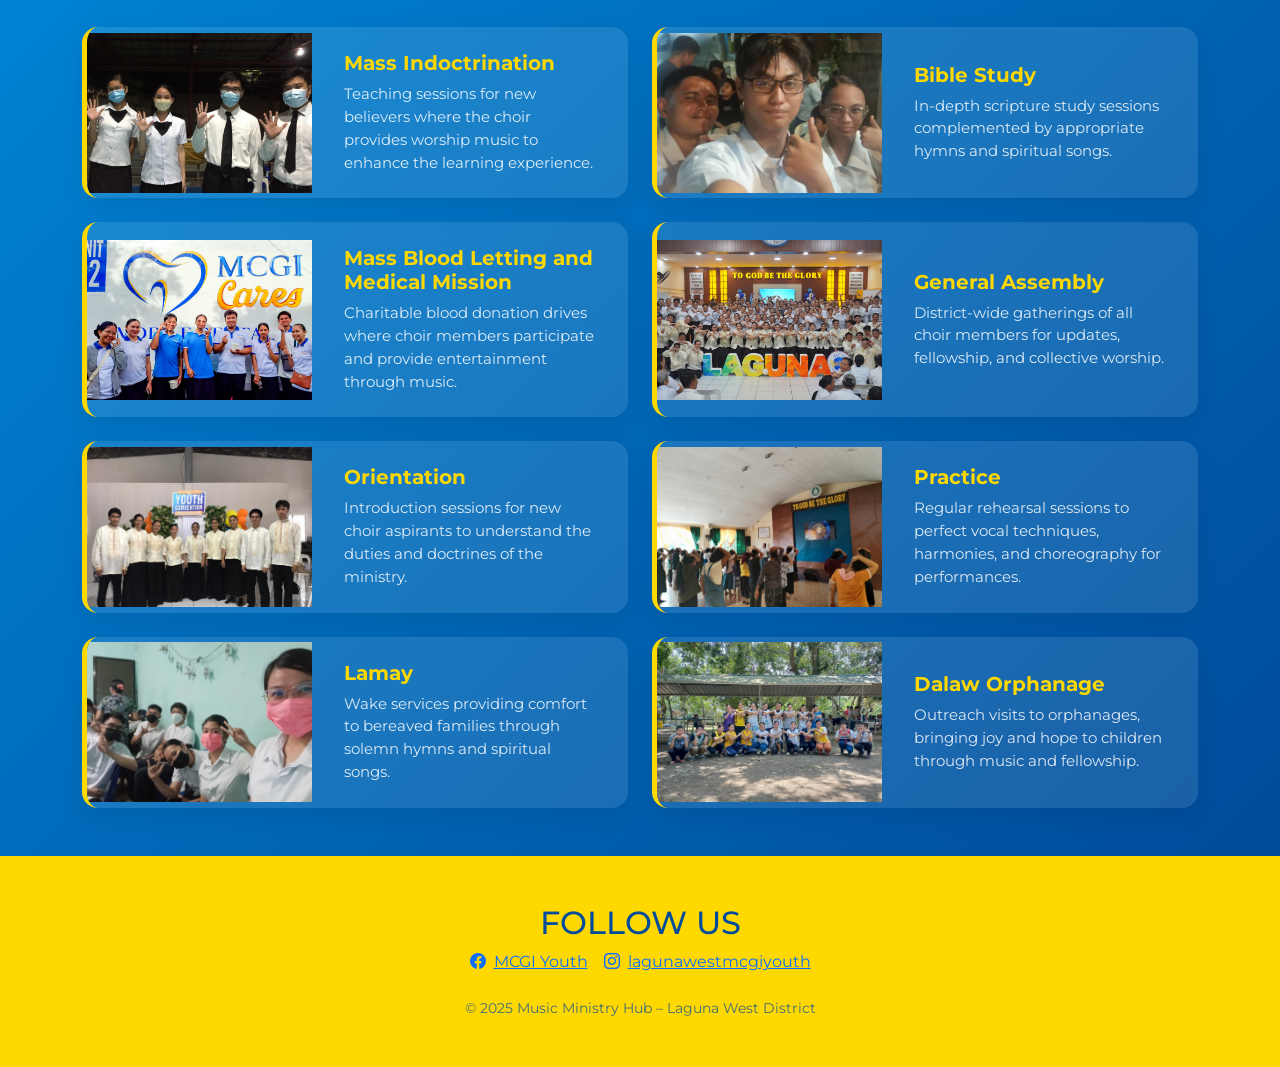
<file: duties.html>
<!DOCTYPE html>
<html lang="en">
  <head>
    <meta charset="utf-8" />
    <meta name="viewport" content="width=device-width, initial-scale=1" />
    <title>Duties</title>

    <!-- Bootstrap CSS -->
    <link
      rel="stylesheet"
      href="https://cdn.jsdelivr.net/npm/bootstrap@5.3.3/dist/css/bootstrap.min.css"
      integrity="sha384-QWTKZyjpPEjISv5WaRU9OFeRpok6YctnYmDr5pNlyT2bRjXh0JMhjY6hW+ALEwIH"
      crossorigin="anonymous"
    />
    <!-- Google Fonts -->
    <link
      href="https://fonts.googleapis.com/css2?family=Montserrat:wght@300;400;500;600;700;800&display=swap"
      rel="stylesheet"
    />
    <!-- Icons -->
    <link
      rel="stylesheet"
      href="https://cdnjs.cloudflare.com/ajax/libs/font-awesome/6.0.0/css/all.min.css"
    />
    <link
      rel="stylesheet"
      href="https://cdn.jsdelivr.net/npm/bootstrap-icons@1.11.3/font/bootstrap-icons.min.css"
    />

    <link rel="stylesheet" href="css/style.css" />
  </head>
  <body>
    <!-- Navbar -->
    <header class="site-header">
      <nav
        class="navbar navbar-expand-lg navbar-dark main-navbar py-3 fixed-top"
      >
        <div class="container">
          <a class="navbar-brand d-flex flex-column lh-sm" href="index.html">
            <span class="brand-title">Youth MCGI Chorale</span>
            <span class="brand-subtitle">Laguna West District</span>
          </a>

          <button
            class="navbar-toggler"
            type="button"
            data-bs-toggle="collapse"
            data-bs-target="#mainNav"
            aria-controls="mainNav"
            aria-expanded="false"
            aria-label="Toggle navigation"
          >
            <span class="navbar-toggler-icon"></span>
          </button>

          <div class="collapse navbar-collapse" id="mainNav">
            <ul class="navbar-nav mx-auto mb-2 mb-lg-0 gap-lg-2">
              <li class="nav-item">
                <a class="nav-link" href="index.html">Home</a>
              </li>
              <li class="nav-item">
                <a class="nav-link" href="about.html">About Us</a>
              </li>
              <li class="nav-item">
                <a class="nav-link active" href="duties.html">Duties</a>
              </li>
              <li class="nav-item">
                <a class="nav-link" href="officers.html">Officers List</a>
              </li>
              <li class="nav-item">
                <a class="nav-link" href="pagsulong.html">Pagsulong</a>
              </li>
              <li class="nav-item">
                <a class="nav-link" href="calendars.html">Calendars of Activities</a>
              </li>
            </ul>
          </div>
        </div>
      </nav>
    </header>

    <main class="pt-5 mt-5">
      <!-- Page Header -->
      <section class="duties-header text-center py-5 bg-primary text-white">
        <div class="container">
          <h1 class="display-4 fw-bold">Choir Duties & Events</h1>
          <p class="lead mb-0">
            Serving God through music in various gatherings and activities
          </p>
        </div>
      </section>

      <!-- Events Section (Yellow) -->
      <section class="py-5 duties-events-section">
        <div class="container">
          <h2 class="section-title text-center mb-5">
            <i class="bi bi-calendar-event me-2"></i>Events
          </h2>

          <div class="row g-4">
            <!-- Thanksgiving -->
            <div class="col-lg-6">
              <div class="duty-card duty-card-yellow h-100">
                <div class="row g-0 align-items-center h-100">
                  <div class="col-5">
                    <div
                      class="duty-image"
                      style="background-image: url('Duties/tg.jpeg')"
                    ></div>
                  </div>
                  <div class="col-7">
                    <div class="duty-content">
                      <h3>Thanksgiving of God's People</h3>
                      <p>
                        Weekly gathering where the congregation offers praise
                        and thanks to God through songs and worship led by the
                        chorale.
                      </p>
                    </div>
                  </div>
                </div>
              </div>
            </div>

            <!-- Special Pasalamat -->
            <div class="col-lg-6">
              <div class="duty-card duty-card-yellow h-100">
                <div class="row g-0 align-items-center h-100">
                  <div class="col-5">
                    <div
                      class="duty-image"
                      style="background-image: url('Duties/spbb.jpeg')"
                    ></div>
                  </div>
                  <div class="col-7">
                    <div class="duty-content">
                      <h3>Special Pasalamat ng Buong Bayan</h3>
                      <p>
                        A special thanksgiving event where the entire community
                        comes together to express gratitude through music and
                        worship.
                      </p>
                    </div>
                  </div>
                </div>
              </div>
            </div>

            <!-- Worship Service -->
            <div class="col-lg-6">
              <div class="duty-card duty-card-yellow h-100">
                <div class="row g-0 align-items-center h-100">
                  <div class="col-5">
                    <div
                      class="duty-image"
                      style="background-image: url('Duties/ws.jpeg')"
                    ></div>
                  </div>
                  <div class="col-7">
                    <div class="duty-content">
                      <h3>Worship Service</h3>
                      <p>
                        Regular worship gatherings where the chorale leads the
                        congregation in hymns and spiritual songs.
                      </p>
                    </div>
                  </div>
                </div>
              </div>
            </div>

            <!-- Prayer Meeting -->
            <div class="col-lg-6">
              <div class="duty-card duty-card-yellow h-100">
                <div class="row g-0 align-items-center h-100">
                  <div class="col-5">
                    <div
                      class="duty-image"
                      style="background-image: url('Duties/pm.jpeg')"
                    ></div>
                  </div>
                  <div class="col-7">
                    <div class="duty-content">
                      <h3>Prayer Meeting</h3>
                      <p>
                        Midweek prayer services where the choir provides musical
                        accompaniment for prayers and devotion.
                      </p>
                    </div>
                  </div>
                </div>
              </div>
            </div>

            <!-- 24/7 Duty -->
            <div class="col-lg-6">
              <div class="duty-card duty-card-yellow h-100">
                <div class="row g-0 align-items-center h-100">
                  <div class="col-5">
                    <div
                      class="duty-image"
                      style="
                        background-image: url('Duties/received_1815342462578357.jpeg');
                      "
                    ></div>
                  </div>
                  <div class="col-7">
                    <div class="duty-content">
                      <h3>24/7 Duty</h3>
                      <p>
                        Round-the-clock singing of praises, maintaining the
                        unceasing worship as inspired by 1 Chronicles 9:33.
                      </p>
                    </div>
                  </div>
                </div>
              </div>
            </div>

            <!-- Harana sa Kapatiran -->
            <div class="col-lg-6">
              <div class="duty-card duty-card-yellow h-100">
                <div class="row g-0 align-items-center h-100">
                  <div class="col-5">
                    <div
                      class="duty-image"
                      style="background-image: url('Duties/harana.jpeg')"
                    ></div>
                  </div>
                  <div class="col-7">
                    <div class="duty-content">
                      <h3>Harana sa Kapatiran</h3>
                      <p>
                        Musical serenades dedicated to fellow brethren, offering
                        comfort and encouragement through song.
                      </p>
                    </div>
                  </div>
                </div>
              </div>
            </div>

            <!-- Mass Baptism -->
            <div class="col-lg-6">
              <div class="duty-card duty-card-yellow h-100">
                <div class="row g-0 align-items-center h-100">
                  <div class="col-5">
                    <div
                      class="duty-image"
                      style="background-image: url('Duties/massbap.png')"
                    ></div>
                  </div>
                  <div class="col-7">
                    <div class="duty-content">
                      <h3>Mass Baptism</h3>
                      <p>
                        Special ceremonies welcoming new members into the faith,
                        accompanied by celebratory hymns from the chorale.
                      </p>
                    </div>
                  </div>
                </div>
              </div>
            </div>

            <!-- Fiesta ng Dios -->
            <div class="col-lg-6">
              <div class="duty-card duty-card-yellow h-100">
                <div class="row g-0 align-items-center h-100">
                  <div class="col-5">
                    <div
                      class="duty-image"
                      style="background-image: url('Duties/gfnd.jpeg')"
                    ></div>
                  </div>
                  <div class="col-7">
                    <div class="duty-content">
                      <h3>Fiesta ng Dios</h3>
                      <p>
                        Special ceremonies welcoming new members into the faith,
                        accompanied by celebratory hymns from the chorale.
                      </p>
                    </div>
                  </div>
                </div>
              </div>
            </div>

            <!-- Anniversary Celebration -->
            <div class="col-lg-6">
              <div class="duty-card duty-card-yellow h-100">
                <div class="row g-0 align-items-center h-100">
                  <div class="col-5">
                    <div
                      class="duty-image"
                      style="background-image: url('Duties/anniv.jpeg')"
                    ></div>
                  </div>
                  <div class="col-7">
                    <div class="duty-content">
                      <h3>Anniversary Celebration</h3>
                      <p>
                        Musical serenades dedicated to fellow brethren, offering
                        comfort and encouragement through song.
                      </p>
                    </div>
                  </div>
                </div>
              </div>
            </div>
          </div>
        </div>
      </section>

      <!-- Other Duties Section (Blue) -->
      <section class="py-5 duties-blue-section">
        <div class="container">
          <h2 class="section-title-light text-center mb-5">
            <i class="bi bi-list-check me-2"></i>Other Duties & Activities
          </h2>

          <div class="row g-4">
            <!-- Mass Indoctrination -->
            <div class="col-lg-6">
              <div class="duty-card duty-card-blue h-100">
                <div class="row g-0 align-items-center h-100">
                  <div class="col-5">
                    <div
                      class="duty-image"
                      style="background-image: url('Duties/massindoc.png')"
                    ></div>
                  </div>
                  <div class="col-7">
                    <div class="duty-content-light">
                      <h3>Mass Indoctrination</h3>
                      <p>
                        Teaching sessions for new believers where the choir
                        provides worship music to enhance the learning
                        experience.
                      </p>
                    </div>
                  </div>
                </div>
              </div>
            </div>

            <!-- Bible Study -->
            <div class="col-lg-6">
              <div class="duty-card duty-card-blue h-100">
                <div class="row g-0 align-items-center h-100">
                  <div class="col-5">
                    <div
                      class="duty-image"
                      style="background-image: url('Duties/bs.png')"
                    ></div>
                  </div>
                  <div class="col-7">
                    <div class="duty-content-light">
                      <h3>Bible Study</h3>
                      <p>
                        In-depth scripture study sessions complemented by
                        appropriate hymns and spiritual songs.
                      </p>
                    </div>
                  </div>
                </div>
              </div>
            </div>

            <!-- Mass Blood Letting -->
            <div class="col-lg-6">
              <div class="duty-card duty-card-blue h-100">
                <div class="row g-0 align-items-center h-100">
                  <div class="col-5">
                    <div
                      class="duty-image"
                      style="
                        background-image: url('Duties/medicalmission.jpeg');
                      "
                    ></div>
                  </div>
                  <div class="col-7">
                    <div class="duty-content-light">
                      <h3>Mass Blood Letting and Medical Mission</h3>
                      <p>
                        Charitable blood donation drives where choir members
                        participate and provide entertainment through music.
                      </p>
                    </div>
                  </div>
                </div>
              </div>
            </div>

            <!-- General Assembly -->
            <div class="col-lg-6">
              <div class="duty-card duty-card-blue h-100">
                <div class="row g-0 align-items-center h-100">
                  <div class="col-5">
                    <div
                      class="duty-image"
                      style="background-image: url('Duties/ga.jpeg')"
                    ></div>
                  </div>
                  <div class="col-7">
                    <div class="duty-content-light">
                      <h3>General Assembly</h3>
                      <p>
                        District-wide gatherings of all choir members for
                        updates, fellowship, and collective worship.
                      </p>
                    </div>
                  </div>
                </div>
              </div>
            </div>

            <!-- Orientation -->
            <div class="col-lg-6">
              <div class="duty-card duty-card-blue h-100">
                <div class="row g-0 align-items-center h-100">
                  <div class="col-5">
                    <div
                      class="duty-image"
                      style="background-image: url('Duties/orientation.jpeg')"
                    ></div>
                  </div>
                  <div class="col-7">
                    <div class="duty-content-light">
                      <h3>Orientation</h3>
                      <p>
                        Introduction sessions for new choir aspirants to
                        understand the duties and doctrines of the ministry.
                      </p>
                    </div>
                  </div>
                </div>
              </div>
            </div>

            <!-- Practice -->
            <div class="col-lg-6">
              <div class="duty-card duty-card-blue h-100">
                <div class="row g-0 align-items-center h-100">
                  <div class="col-5">
                    <div
                      class="duty-image"
                      style="background-image: url('Duties/practice.jpeg')"
                    ></div>
                  </div>
                  <div class="col-7">
                    <div class="duty-content-light">
                      <h3>Practice</h3>
                      <p>
                        Regular rehearsal sessions to perfect vocal techniques,
                        harmonies, and choreography for performances.
                      </p>
                    </div>
                  </div>
                </div>
              </div>
            </div>

            <!-- Lamay -->
            <div class="col-lg-6">
              <div class="duty-card duty-card-blue h-100">
                <div class="row g-0 align-items-center h-100">
                  <div class="col-5">
                    <div
                      class="duty-image"
                      style="background-image: url('Duties/lamay.png')"
                    ></div>
                  </div>
                  <div class="col-7">
                    <div class="duty-content-light">
                      <h3>Lamay</h3>
                      <p>
                        Wake services providing comfort to bereaved families
                        through solemn hymns and spiritual songs.
                      </p>
                    </div>
                  </div>
                </div>
              </div>
            </div>

            <!-- Dalaw Orphanage -->
            <div class="col-lg-6">
              <div class="duty-card duty-card-blue h-100">
                <div class="row g-0 align-items-center h-100">
                  <div class="col-5">
                    <div
                      class="duty-image"
                      style="background-image: url('Duties/orpha.jpg')"
                    ></div>
                  </div>
                  <div class="col-7">
                    <div class="duty-content-light">
                      <h3>Dalaw Orphanage</h3>
                      <p>
                        Outreach visits to orphanages, bringing joy and hope to
                        children through music and fellowship.
                      </p>
                    </div>
                  </div>
                </div>
              </div>
            </div>
          </div>
        </div>
      </section>
    </main>

    <footer class="footer">
      <div class="container text-center py-5">
        <h2>FOLLOW US</h2>
        <div
          class="social-links d-flex flex-column flex-sm-row justify-content-center gap-3"
        >
          <a
            href="https://www.facebook.com/MCGIYouthChannel"
            class="social-link d-inline-flex align-items-center"
            target="_blank"
          >
            <i class="bi bi-facebook icon me-2"></i>
            <span>MCGI Youth</span>
          </a>
          <a
            href="https://www.instagram.com/lagunawestmcgiyouth?igsh=N2QxOGtuZHoxdzh3"
            class="social-link d-inline-flex align-items-center"
            target="_blank"
          >
            <i class="bi bi-instagram icon me-2"></i>
            <span>lagunawestmcgiyouth</span>
          </a>
        </div>
        <p class="mt-4 mb-0 small opacity-75">
          &copy; 2025 Music Ministry Hub – Laguna West District
        </p>
      </div>
    </footer>

    <!-- Bootstrap JS -->
    <script
      src="https://cdn.jsdelivr.net/npm/bootstrap@5.3.3/dist/js/bootstrap.bundle.min.js"
      integrity="sha384-YvpcrYf0tY3lHB60NNkmXc5s9fDVZLESaAA55NDzOxhy9GkcIdslK1eN7N6jIeHz"
      crossorigin="anonymous"
    ></script>
  </body>
</html>
</file>
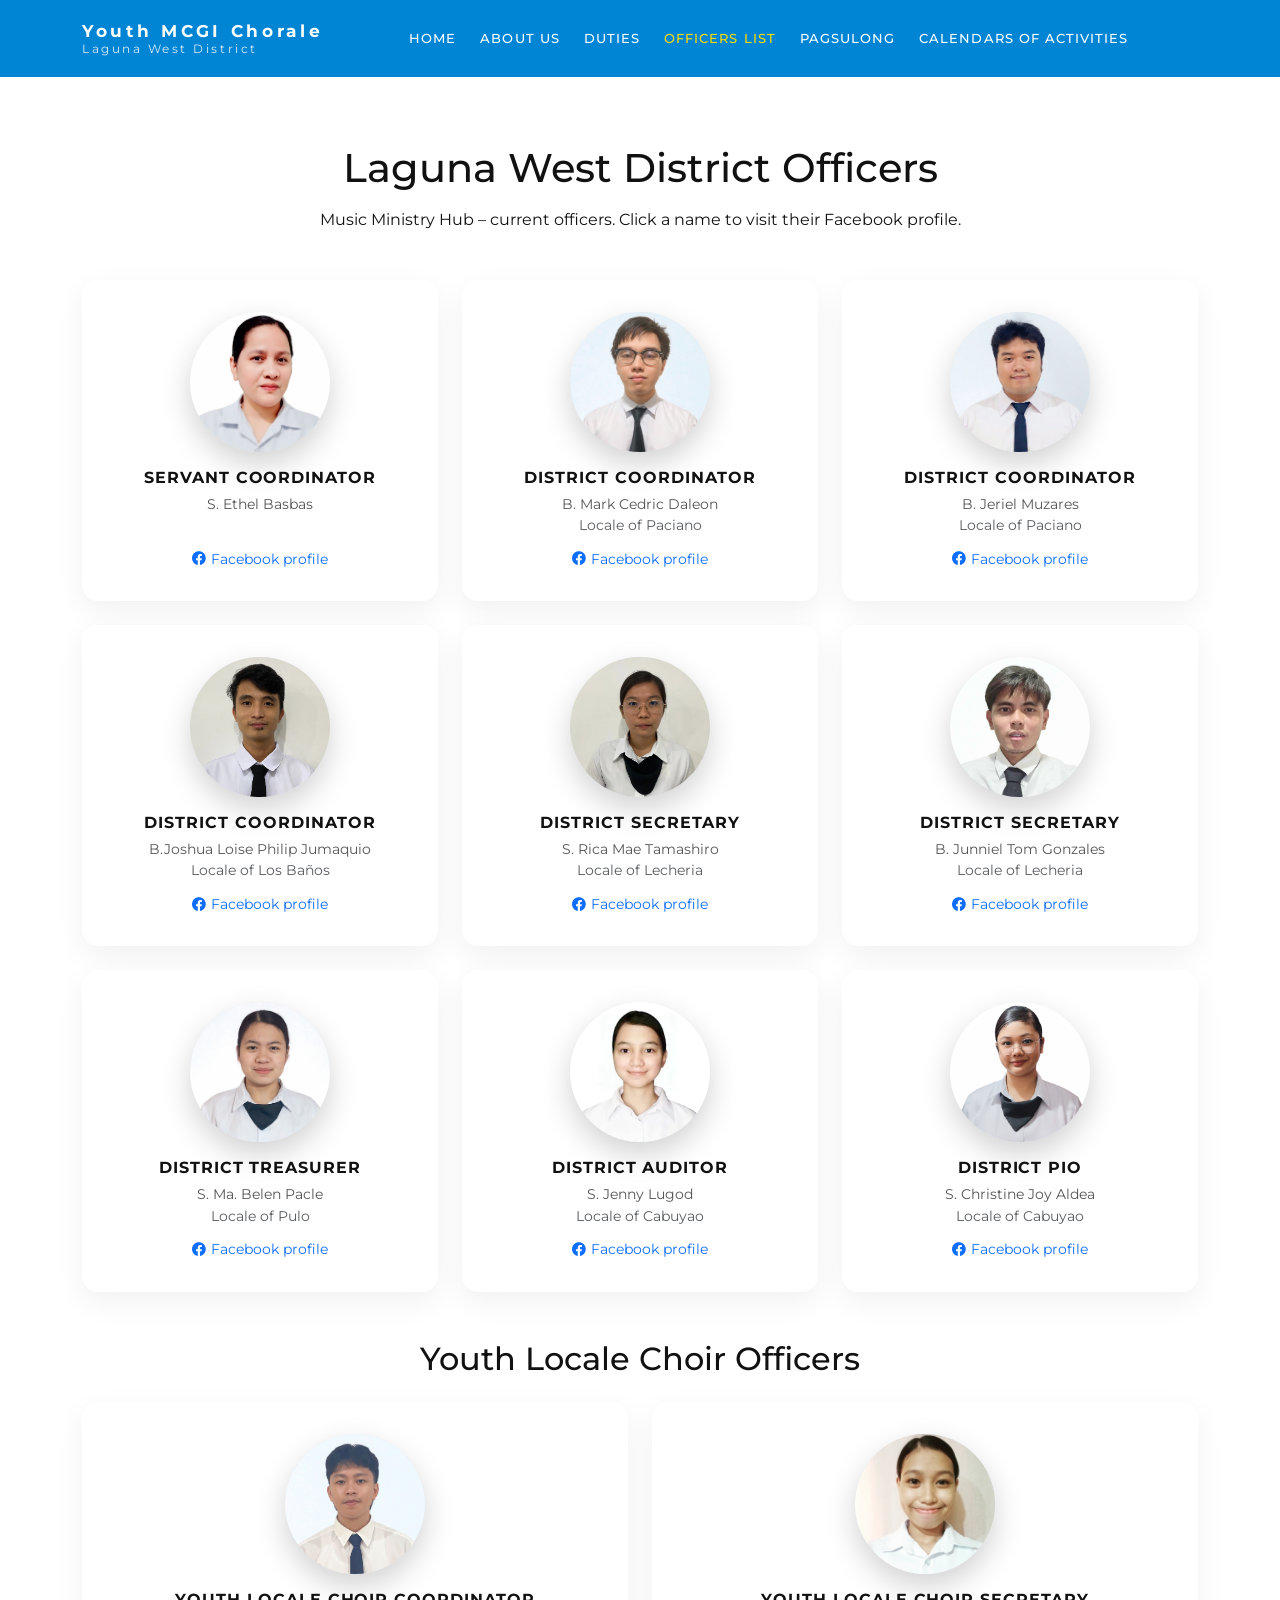
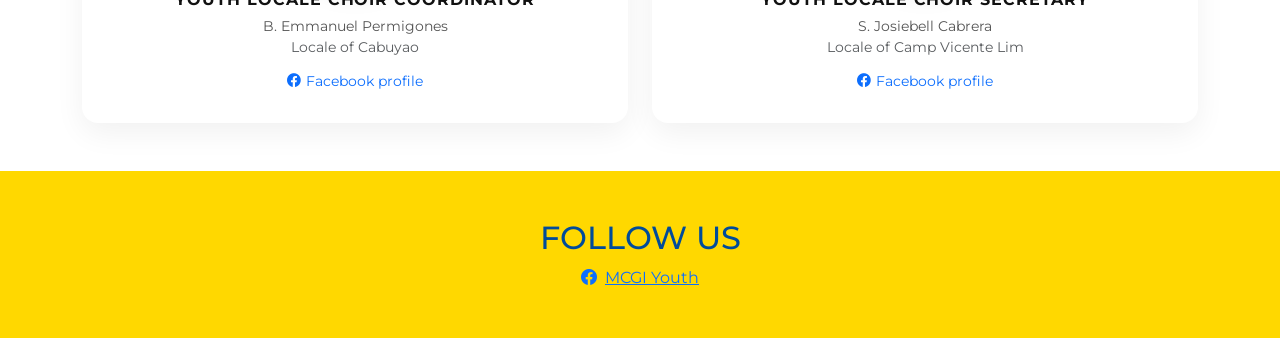
<file: officers.html>
<!DOCTYPE html>
<html lang="en">
  <head>
    <meta charset="utf-8" />
    <meta name="viewport" content="width=device-width, initial-scale=1" />
    <title>Officers List</title>

    <!-- Bootstrap CSS -->
    <link
      rel="stylesheet"
      href="https://cdn.jsdelivr.net/npm/bootstrap@5.3.3/dist/css/bootstrap.min.css"
      integrity="sha384-QWTKZyjpPEjISv5WaRU9OFeRpok6YctnYmDr5pNlyT2bRjXh0JMhjY6hW+ALEwIH"
      crossorigin="anonymous"
    />
    <!-- Google Fonts -->
    <link
      href="https://fonts.googleapis.com/css2?family=Montserrat:wght@300;400;500;600;700;800&display=swap"
      rel="stylesheet"
    />

    <!-- Icons -->
    <link
      rel="stylesheet"
      href="https://cdnjs.cloudflare.com/ajax/libs/font-awesome/6.0.0/css/all.min.css"
    />
    <link
      rel="stylesheet"
      href="https://cdn.jsdelivr.net/npm/bootstrap-icons@1.11.3/font/bootstrap-icons.min.css"
    />

    <link rel="stylesheet" href="css/style.css" />
  </head>
  <body>
    <!-- Navbar (same as home) -->
    <header class="site-header">
      <nav
        class="navbar navbar-expand-lg navbar-dark main-navbar py-3 fixed-top"
      >
        <div class="container">
          <a class="navbar-brand d-flex flex-column lh-sm" href="index.html">
            <span class="brand-title">Youth MCGI Chorale</span>
            <span class="brand-subtitle">Laguna West District</span>
          </a>

          <button
            class="navbar-toggler"
            type="button"
            data-bs-toggle="collapse"
            data-bs-target="#mainNav"
            aria-controls="mainNav"
            aria-expanded="false"
            aria-label="Toggle navigation"
          >
            <span class="navbar-toggler-icon"></span>
          </button>

          <div class="collapse navbar-collapse" id="mainNav">
            <ul class="navbar-nav mx-auto mb-2 mb-lg-0 gap-lg-2">
              <li class="nav-item">
                <a class="nav-link" href="index.html">Home</a>
              </li>
              <li class="nav-item">
                <a class="nav-link" href="about.html">About Us</a>
              </li>
              <li class="nav-item">
                <a class="nav-link" href="duties.html">Duties</a>
              </li>
              <li class="nav-item">
                <a class="nav-link active" href="officers.html">Officers List</a>
              </li>
              <li class="nav-item">
                <a class="nav-link" href="pagsulong.html">Pagsulong</a>
              </li>
              <li class="nav-item">
                <a class="nav-link" href="calendars.html">Calendars of Activities</a>
              </li>
            </ul>
          </div>
        </div>
      </nav>
    </header>

    <main class="pt-5 mt-5">
      <section class="py-5">
        <div class="container">
          <h1 class="mb-3 text-center">Laguna West District Officers</h1>
          <p class="text-center mb-5">
            Music Ministry Hub – current officers. Click a name to visit their
            Facebook profile.
          </p>

          <div class="row g-4 mb-4">
            <div class="col-md-4">
              <div class="team-member text-center">
                <div class="member-photo">
                  <img src="Officers-image/Ethel.png" alt="S. Ethel Basbas" />
                </div>
                <h3>Servant Coordinator</h3>
                <p class="position">S. Ethel Basbas</p>
                <a
                  href="https://www.facebook.com/ethelejmbasbas"
                  class="officer-link"
                  target="_blank"
                >
                  <i class="bi bi-facebook"></i>
                  <span>Facebook profile</span>
                </a>
              </div>
            </div>
            <div class="col-md-4">
              <div class="team-member text-center">
                <div class="member-photo">
                  <img
                    src="Officers-image/Cedie.png"
                    alt="B. Mark Cedric Daleon"
                  />
                </div>
                <h3>District Coordinator</h3>
                <p class="position">
                  B. Mark Cedric Daleon<br />
                  <span class="text-muted">Locale of Paciano</span>
                </p>
                <a
                  href="https://www.facebook.com/markcedrick.daleon"
                  class="officer-link"
                  target="_blank"
                >
                  <i class="bi bi-facebook"></i>
                  <span>Facebook profile</span>
                </a>
              </div>
            </div>
            <div class="col-md-4">
              <div class="team-member text-center">
                <div class="member-photo">
                  <img
                    src="Officers-image/Jeriel.JPG"
                    alt="B. Jeriel Muzares"
                  />
                </div>
                <h3>District Coordinator</h3>
                <p class="position">
                  B. Jeriel Muzares<br />
                  <span class="text-muted">Locale of Paciano</span>
                </p>
                <a
                  href="https://www.facebook.com/jerielmuzares"
                  class="officer-link"
                  target="_blank"
                >
                  <i class="bi bi-facebook"></i>
                  <span>Facebook profile</span>
                </a>
              </div>
            </div>
          </div>

          <div class="row g-4 mb-4">
            <div class="col-md-4">
              <div class="team-member text-center">
                <div class="member-photo">
                  <img
                    src="Officers-image/Loise.png"
                    alt="B. Joshua Loise Philip Jumaquio"
                  />
                </div>
                <h3>District Coordinator</h3>
                <p class="position">
                  B.Joshua Loise Philip Jumaquio<br />
                  <span class="text-muted">Locale of Los Baños</span>
                </p>
                <a
                  href="https://www.facebook.com/loise.philipp.jumaquio"
                  class="officer-link"
                  target="_blank"
                >
                  <i class="bi bi-facebook"></i>
                  <span>Facebook profile</span>
                </a>
              </div>
            </div>
            <div class="col-md-4">
              <div class="team-member text-center">
                <div class="member-photo">
                  <img
                    src="Officers-image/Rica.png"
                    alt="S. Rica Mae Tamashiro"
                  />
                </div>
                <h3>District Secretary</h3>
                <p class="position">
                  S. Rica Mae Tamashiro<br />
                  <span class="text-muted">Locale of Lecheria</span>
                </p>
                <a
                  href="https://www.facebook.com/ricamae.tamashiro"
                  class="officer-link"
                  target="_blank"
                >
                  <i class="bi bi-facebook"></i>
                  <span>Facebook profile</span>
                </a>
              </div>
            </div>
            <div class="col-md-4">
              <div class="team-member text-center">
                <div class="member-photo">
                  <img
                    src="Officers-image/Junniel.jpg"
                    alt="B. Junniel Tom Gonzales"
                  />
                </div>
                <h3>District Secretary</h3>
                <p class="position">
                  B. Junniel Tom Gonzales<br />
                  <span class="text-muted">Locale of Lecheria</span>
                </p>
                <a
                  href="https://www.facebook.com/junnieltom.gonzales"
                  class="officer-link"
                  target="_blank"
                >
                  <i class="bi bi-facebook"></i>
                  <span>Facebook profile</span>
                </a>
              </div>
            </div>
          </div>

          <div class="row g-4 mb-4">
            <div class="col-md-4">
              <div class="team-member text-center">
                <div class="member-photo">
                  <img src="Officers-image/Len.JPG" alt="S. Ma. Belen Pacle" />
                </div>
                <h3>District Treasurer</h3>
                <p class="position">
                  S. Ma. Belen Pacle<br />
                  <span class="text-muted">Locale of Pulo</span>
                </p>
                <a
                  href="https://www.facebook.com/len.pacle"
                  class="officer-link"
                  target="_blank"
                >
                  <i class="bi bi-facebook"></i>
                  <span>Facebook profile</span>
                </a>
              </div>
            </div>
            <div class="col-md-4">
              <div class="team-member text-center">
                <div class="member-photo">
                  <img src="Officers-image/Jen.png" alt="S. Jenny Lugod" />
                </div>
                <h3>District Auditor</h3>
                <p class="position">
                  S. Jenny Lugod<br />
                  <span class="text-muted">Locale of Cabuyao</span>
                </p>
                <a
                  href="https://www.facebook.com/profile.php?id=100082723807027"
                  class="officer-link"
                  target="_blank"
                >
                  <i class="bi bi-facebook"></i>
                  <span>Facebook profile</span>
                </a>
              </div>
            </div>
            <div class="col-md-4">
              <div class="team-member text-center">
                <div class="member-photo">
                  <img
                    src="Officers-image/Tin.png"
                    alt="S. Christine Joy Aldea"
                  />
                </div>
                <h3>District PIO</h3>
                <p class="position">
                  S. Christine Joy Aldea<br />
                  <span class="text-muted">Locale of Cabuyao</span>
                </p>
                <a
                  href="https://www.facebook.com/Christine.Lieutenant.28"
                  class="officer-link"
                  target="_blank"
                >
                  <i class="bi bi-facebook"></i>
                  <span>Facebook profile</span>
                </a>
              </div>
            </div>
          </div>

          <h2 class="text-center mt-5 mb-4">Youth Locale Choir Officers</h2>

          <div class="row g-4">
            <div class="col-md-6">
              <div class="team-member text-center">
                <div class="member-photo">
                  <img
                    src="Officers-image/Emman.PNG"
                    alt="B. Emmanuel Permigones"
                  />
                </div>
                <h3>Youth Locale Choir Coordinator</h3>
                <p class="position">
                  B. Emmanuel Permigones<br />
                  <span class="text-muted">Locale of Cabuyao</span>
                </p>
                <a
                  href="https://www.facebook.com/emmanuel.permigones.5"
                  class="officer-link"
                  target="_blank"
                >
                  <i class="bi bi-facebook"></i>
                  <span>Facebook profile</span>
                </a>
              </div>
            </div>
            <div class="col-md-6">
              <div class="team-member text-center">
                <div class="member-photo">
                  <img
                    src="Officers-image/Josi.png"
                    alt="S. Jossiebell Cabrera"
                  />
                </div>
                <h3>Youth Locale Choir Secretary</h3>
                <p class="position">
                  S. Josiebell Cabrera<br />
                  <span class="text-muted">Locale of Camp Vicente Lim</span>
                </p>
                <a
                  href="https://www.facebook.com/josiebell.cabrera.01"
                  class="officer-link"
                  target="_blank"
                >
                  <i class="bi bi-facebook"></i>
                  <span>Facebook profile</span>
                </a>
              </div>
            </div>
          </div>
        </div>
      </section>
    </main>

    <footer class="footer">
      <div class="container text-center py-5">
        <h2>FOLLOW US</h2>
        <div
          class="social-links d-flex flex-column flex-sm-row justify-content-center gap-3"
        >
          <a
            href="https://www.facebook.com/MCGIYouthChannel"
            class="social-link d-inline-flex align-items-center"
            target="_blank"
          >
            <i class="bi bi-facebook icon me-2"></i>
            <span>MCGI Youth</span>
          </a>
        </div>
      </div>
    </footer>

    <!-- Bootstrap JS -->
    <script
      src="https://cdn.jsdelivr.net/npm/bootstrap@5.3.3/dist/js/bootstrap.bundle.min.js"
      integrity="sha384-YvpcrYf0tY3lHB60NNkmXc5s9fDVZLESaAA55NDzOxhy9GkcIdslK1eN7N6jIeHz"
      crossorigin="anonymous"
    ></script>
  </body>
</html>
</file>
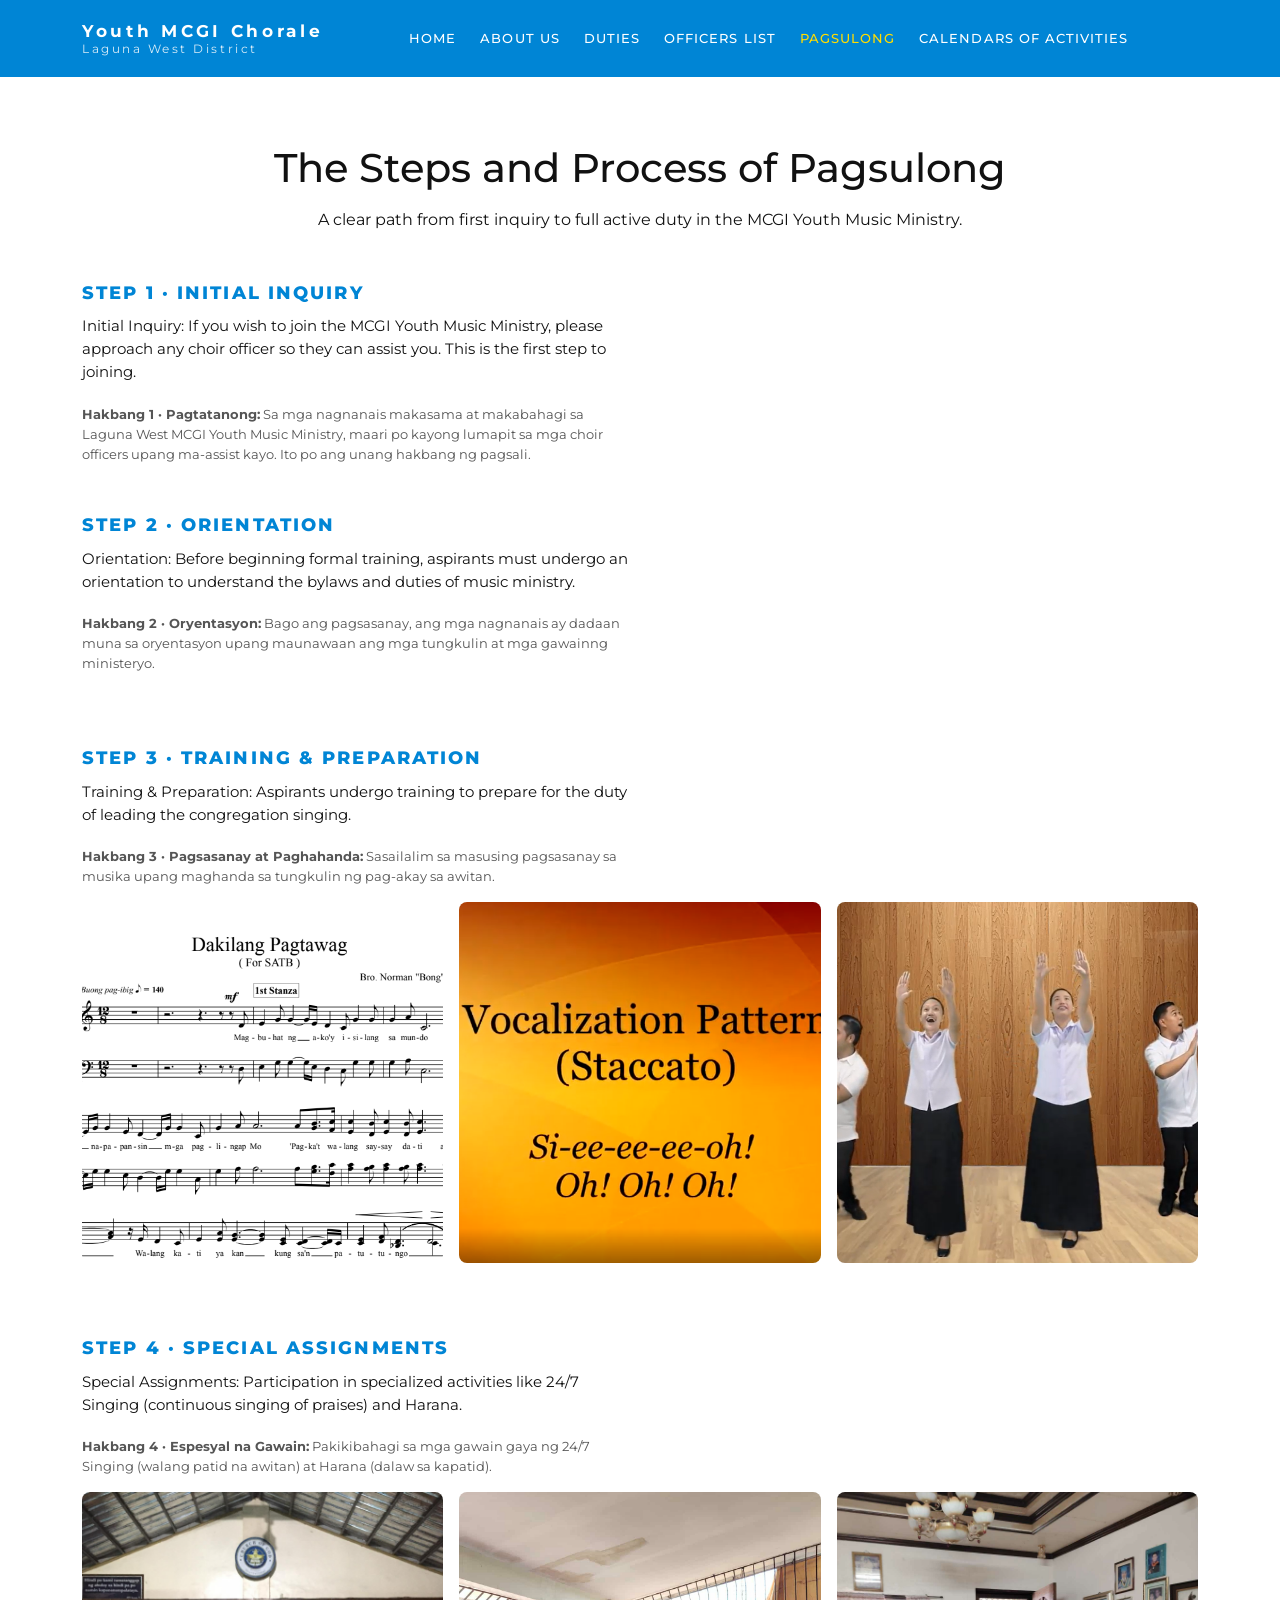
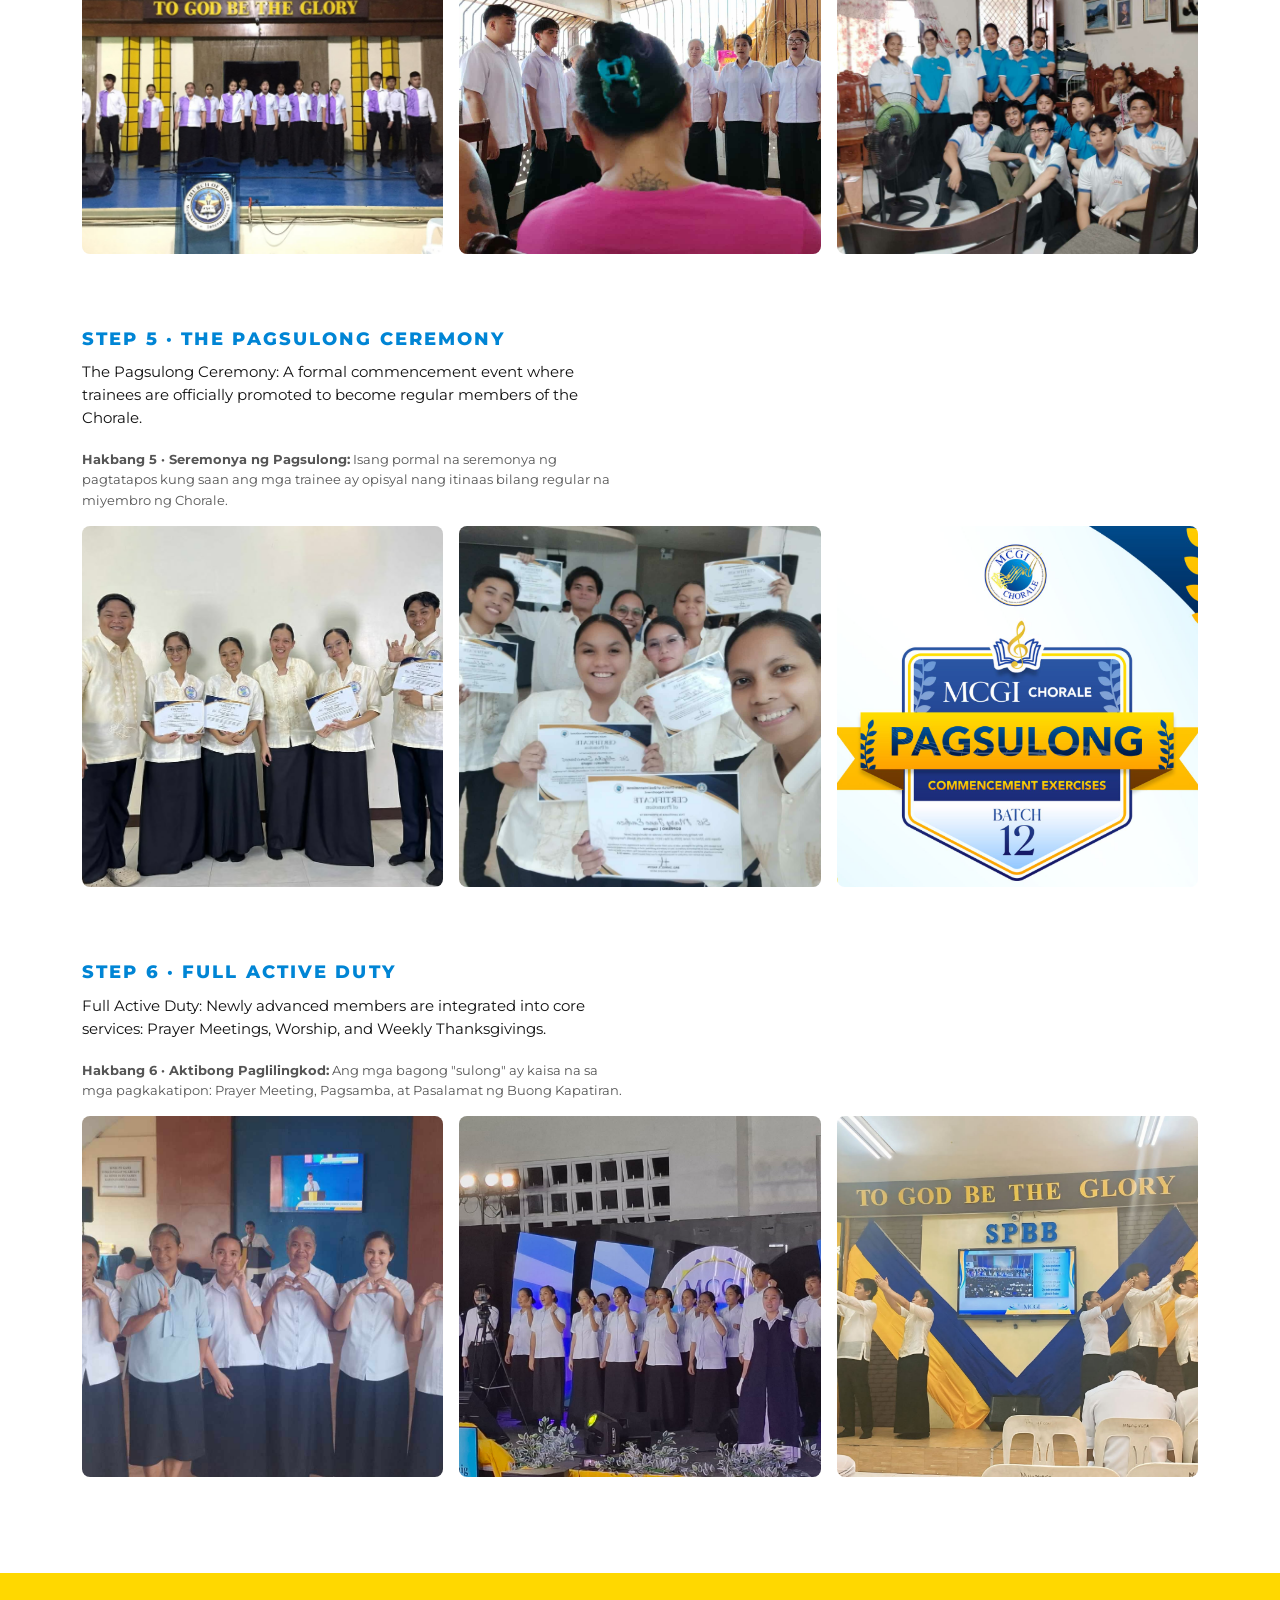
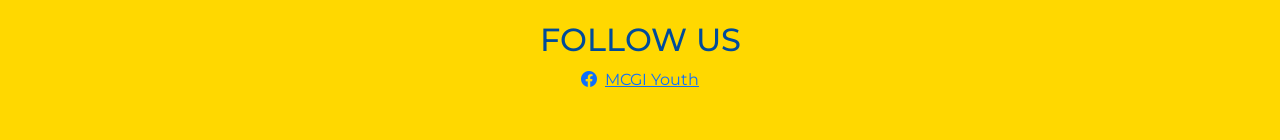
<file: pagsulong.html>
<!DOCTYPE html>
<html lang="en">
  <head>
    <meta charset="utf-8" />
    <meta name="viewport" content="width=device-width, initial-scale=1" />
    <title>Pagsulong</title>

    <!-- Bootstrap CSS -->
    <link
      rel="stylesheet"
      href="https://cdn.jsdelivr.net/npm/bootstrap@5.3.3/dist/css/bootstrap.min.css"
      integrity="sha384-QWTKZyjpPEjISv5WaRU9OFeRpok6YctnYmDr5pNlyT2bRjXh0JMhjY6hW+ALEwIH"
      crossorigin="anonymous"
    />
    <!-- Google Fonts -->
    <link
      href="https://fonts.googleapis.com/css2?family=Montserrat:wght@300;400;500;600;700;800&display=swap"
      rel="stylesheet"
    />
    <!-- Icons -->
    <link
      rel="stylesheet"
      href="https://cdnjs.cloudflare.com/ajax/libs/font-awesome/6.0.0/css/all.min.css"
    />
    <link
      rel="stylesheet"
      href="https://cdn.jsdelivr.net/npm/bootstrap-icons@1.11.3/font/bootstrap-icons.min.css"
    />

    <link rel="stylesheet" href="css/style.css" />
  </head>
  <body>
    <!-- Navbar -->
    <header class="site-header">
      <nav
        class="navbar navbar-expand-lg navbar-dark main-navbar py-3 fixed-top"
      >
        <div class="container">
          <a class="navbar-brand d-flex flex-column lh-sm" href="index.html">
            <span class="brand-title">Youth MCGI Chorale</span>
            <span class="brand-subtitle">Laguna West District</span>
          </a>

          <button
            class="navbar-toggler"
            type="button"
            data-bs-toggle="collapse"
            data-bs-target="#mainNav"
            aria-controls="mainNav"
            aria-expanded="false"
            aria-label="Toggle navigation"
          >
            <span class="navbar-toggler-icon"></span>
          </button>

          <div class="collapse navbar-collapse" id="mainNav">
            <ul class="navbar-nav mx-auto mb-2 mb-lg-0 gap-lg-2">
              <li class="nav-item">
                <a class="nav-link" href="index.html">Home</a>
              </li>
              <li class="nav-item">
                <a class="nav-link" href="about.html">About Us</a>
              </li>
              <li class="nav-item">
                <a class="nav-link" href="duties.html">Duties</a>
              </li>
              <li class="nav-item">
                <a class="nav-link" href="officers.html">Officers List</a>
              </li>
              <li class="nav-item">
                <a class="nav-link active" href="pagsulong.html">Pagsulong</a>
              </li>
              <li class="nav-item">
                <a class="nav-link" href="calendars.html">Calendars of Activities</a>
              </li>
            </ul>

          </div>
        </div>
      </nav>
    </header>

    <main class="pt-5 mt-5">
      <section class="py-5">
        <div class="container">
          <h1 class="mb-3 text-center">The Steps and Process of Pagsulong</h1>
          <p class="text-center mb-5">
            A clear path from first inquiry to full active duty in the MCGI
            Youth Music Ministry.
          </p>

          <!-- Step 1 -->
          <div class="pagsulong-step">
            <div class="row align-items-center mb-3">
              <div class="col-md-6">
                <div class="pagsulong-step-number">
                  Step 1 · Initial Inquiry
                </div>
                <p class="pagsulong-step-text mt-2 mb-0">
                  Initial Inquiry: If you wish to join the MCGI Youth Music
                  Ministry, please approach any choir officer so they can assist
                  you. This is the first step to joining.
                  <small>
                    <br />
                    <strong>Hakbang 1 · Pagtatanong:</strong>
                    Sa mga nagnanais makasama at makabahagi sa Laguna West MCGI Youth Music Ministry,
                    maari po kayong lumapit sa mga choir officers upang
                    ma-assist kayo. Ito po ang unang hakbang ng pagsali.
                  </small>
                </p>
              </div>
            </div>
          </div>

          <!-- Step 2 -->
          <div class="pagsulong-step">
            <div class="row align-items-center mb-3">
              <div class="col-md-6">
                <div class="pagsulong-step-number">Step 2 · Orientation</div>
                <p class="pagsulong-step-text mt-2 mb-0">
                  Orientation: Before beginning formal training, aspirants must
                  undergo an orientation to understand the bylaws and duties
                  of music ministry.
                  <small>
                    <br />
                    <strong>Hakbang 2 · Oryentasyon:</strong>
                    Bago ang pagsasanay, ang mga nagnanais ay dadaan muna sa
                    oryentasyon upang maunawaan ang mga tungkulin at mga gawainng
                    ministeryo.
                  </small>
                </p>
              </div>
            </div>
          </div>
          <br />

          <!-- Step 3 -->
<div class="pagsulong-step">
  <div class="row align-items-center mb-3">
    <div class="col-md-6">
      <div class="pagsulong-step-number">
        Step 3 · Training &amp; Preparation
      </div>
      <p class="pagsulong-step-text mt-2 mb-0">
        Training &amp; Preparation: Aspirants undergo training to prepare for the duty of leading the
        congregation singing.
        <small>
          <br />
          <strong>Hakbang 3 · Pagsasanay at Paghahanda:</strong>
          Sasailalim sa masusing pagsasanay sa musika upang maghanda sa tungkulin ng pag-akay sa
          awitan.
        </small>
      </p>
    </div>
  </div>

  <div class="row g-3">
    <div class="col-md-4">
      <img src="Pagsulong-images/pyesa.png"
           alt="Training image 1"
           class="pagsulong-image-square img-fluid">
    </div>
    <div class="col-md-4">
      <img src="Pagsulong-images/voca.png"
           alt="Training image 2"
           class="pagsulong-image-square img-fluid">
    </div>
    <div class="col-md-4">
      <img src="Pagsulong-images/choreo.png"
           alt="Training image 3"
           class="pagsulong-image-square img-fluid">
    </div>
  </div>
</div>
<br />

<!-- Step 4 -->
<div class="pagsulong-step">
  <div class="row align-items-center mb-3">
    <div class="col-md-6">
      <div class="pagsulong-step-number">
        Step 4 · Special Assignments
      </div>
      <p class="pagsulong-step-text mt-2 mb-0">
        Special Assignments: Participation in specialized activities
        like 24/7 Singing (continuous singing of praises) and Harana.
        <small>
          <br />
          <strong>Hakbang 4 · Espesyal na Gawain:</strong>
          Pakikibahagi sa mga gawain gaya ng 24/7 Singing (walang
          patid na awitan) at Harana (dalaw sa kapatid).
        </small>
      </p>
    </div>
  </div>

  <div class="row g-3">
    <div class="col-md-4">
      <img src="Pagsulong-images/2472.jpg"
           alt="Special assignment image 1"
           class="pagsulong-image-square img-fluid">
    </div>
    <div class="col-md-4">
      <img src="Pagsulong-images/Dalaw1.jpg"
           alt="Special assignment image 2"
           class="pagsulong-image-square img-fluid">
    </div>
    <div class="col-md-4">
      <img src="Pagsulong-images/Dalaw2.jpg"
           alt="Special assignment image 3"
           class="pagsulong-image-square img-fluid">
    </div>
  </div>
</div>
<br />

<!-- Step 5 -->
<div class="pagsulong-step">
  <div class="row align-items-center mb-3">
    <div class="col-md-6">
      <div class="pagsulong-step-number">
        Step 5 · The Pagsulong Ceremony
      </div>
      <p class="pagsulong-step-text mt-2 mb-0">
        The Pagsulong Ceremony: A formal commencement event where
        trainees are officially promoted to become regular members of
        the Chorale.
        <small>
          <br />
          <strong>Hakbang 5 · Seremonya ng Pagsulong:</strong>
          Isang pormal na seremonya ng pagtatapos kung saan ang mga
          trainee ay opisyal nang itinaas bilang regular na miyembro
          ng Chorale.
        </small>
      </p>
    </div>
  </div>

  <div class="row g-3">
    <div class="col-md-4">
      <img src="Pagsulong-images/pagsulong 2.jpg"
           alt="Pagsulong ceremony image 1"
           class="pagsulong-image-square img-fluid">
    </div>
    <div class="col-md-4">
      <img src="Pagsulong-images/pagsulong1.jpg"
           alt="Pagsulong ceremony image 2"
           class="pagsulong-image-square img-fluid">
    </div>
    <div class="col-md-4">
      <img src="Pagsulong-images/pagsulong3.png"
           alt="Pagsulong ceremony image 3"
           class="pagsulong-image-square img-fluid">
    </div>
  </div>
</div>
<br />

<!-- Step 6 -->
<div class="pagsulong-step">
  <div class="row align-items-center mb-3">
    <div class="col-md-6">
      <div class="pagsulong-step-number">
        Step 6 · Full Active Duty
      </div>
      <p class="pagsulong-step-text mt-2 mb-0">
        Full Active Duty: Newly advanced members are integrated into
        core services: Prayer Meetings, Worship, and Weekly
        Thanksgivings.
        <small>
          <br />
          <strong>Hakbang 6 · Aktibong Paglilingkod:</strong>
          Ang mga bagong "sulong" ay kaisa na sa mga pagkakatipon:
          Prayer Meeting, Pagsamba, at Pasalamat ng Buong Kapatiran.
        </small>
      </p>
    </div>
  </div>

  <div class="row g-3">
    <div class="col-md-4">
      <img src="Pagsulong-images/PM1.jpg"
           alt="Active duty image 1"
           class="pagsulong-image-square img-fluid">
    </div>
    <div class="col-md-4">
      <img src="Pagsulong-images/TG1.jpg"
           alt="Active duty image 2"
           class="pagsulong-image-square img-fluid">
    </div>
    <div class="col-md-4">
      <img src="Pagsulong-images/TG3.jpg"
           alt="Active duty image 3"
           class="pagsulong-image-square img-fluid">
    </div>
  </div>
</div>
      </section>
    </main>

    <footer class="footer">
      <div class="container text-center py-5">
        <h2>FOLLOW US</h2>
        <div
          class="social-links d-flex flex-column flex-sm-row justify-content-center gap-3"
        >
          <a
            href="https://www.facebook.com/MCGIYouthChannel"
            class="social-link d-inline-flex align-items-center"
            target="_blank"
          >
            <i class="bi bi-facebook icon me-2"></i>
            <span>MCGI Youth</span>
          </a>
        </div>
      </div>
    </footer>

    <!-- Bootstrap JS -->
    <script
      src="https://cdn.jsdelivr.net/npm/bootstrap@5.3.3/dist/js/bootstrap.bundle.min.js"
      integrity="sha384-YvpcrYf0tY3lHB60NNkmXc5s9fDVZLESaAA55NDzOxhy9GkcIdslK1eN7N6jIeHz"
      crossorigin="anonymous"
    ></script>
  </body>
</html>
</file>
<file: css/style.css>
:root {
  --hero-height: 560px;
  --hero-tint: rgba(0, 0, 0, 0.25);
}

body {
  font-family: "Montserrat", "Comic Sans MS", cursive, sans-serif;
  color: #111;
}

/* Header / Navbar bar */
.site-header {
  background-color: #0085d5;
}

.main-navbar {
  background-color: #0085d5;
}

.main-navbar .navbar-brand .brand-title,
.main-navbar .navbar-brand .brand-subtitle {
  color: #ffffff;
}

.main-navbar .navbar-brand .brand-subtitle {
  opacity: 0.85;
}

/* Brand */
.navbar-brand .brand-title {
  font-weight: 700;
  letter-spacing: 0.22em;
  font-size: 1.05rem;
}

.navbar-brand .brand-subtitle {
  font-size: 0.72rem;
  letter-spacing: 0.22em;
  opacity: 0.7;
}

/* Navbar */
.navbar .nav-link {
  font-weight: 500;
  text-transform: uppercase;
  letter-spacing: 0.08em;
  font-size: 0.82rem;
  color: #ffffff;
}

.navbar .nav-link.active,
.navbar .nav-link:focus,
.navbar .nav-link:hover {
  color: #ffdd00;
}

.btn-get-in-touch {
  text-transform: uppercase;
  letter-spacing: 0.12em;
  font-weight: 600;
  border-width: 2px;
  padding: 0.75rem 1.35rem;
  border-color: #ffffff;
  color: #ffffff;
}

.btn-get-in-touch:hover,
.btn-get-in-touch:focus {
  background-color: #ffd416;
  color: #0085d5;
}

/* Welcome Section */
.welcome-section {
  background-color: #ffffff;
  padding: 8rem 1rem 3rem 1rem;
}

.welcome-title {
  font-size: clamp(2rem, 5vw, 3.5rem);
  font-weight: 800;
  letter-spacing: 0.05em;
  margin-bottom: 0.5rem;
  color: #ffd800;
}

.welcome-subtitle {
  font-size: 1.1rem;
  margin-bottom: 0;
  color: #ffd800;
}

/* Hero */
.hero {
  position: relative;
  min-height: 420px;
  overflow: hidden;
}

.hero-overlay {
  position: absolute;
  inset: 0;
  background: radial-gradient(
    circle at 30% 20%,
    rgba(255, 255, 255, 0.12),
    transparent 45%
  );
  pointer-events: none;
}

.hero-content {
  position: relative;
  z-index: 1;
  padding-top: 4rem;
  padding-bottom: 4rem;
}

.hero-title {
  color: #fff;
  font-weight: 800;
  font-size: clamp(2.1rem, 3.7vw, 3.25rem);
  margin-bottom: 0.9rem;
}

.hero-subtitle {
  color: rgba(255, 255, 255, 0.85);
  max-width: 40rem;
  margin: 0 0 1.8rem 0;
  font-family: Georgia, "Times New Roman", Times, serif;
  font-size: 1.05rem;
}

.hero-carousel,
.hero-carousel .carousel-inner,
.hero-slide-img {
  height: var(--hero-height);
}

.hero-slide-img {
  object-fit: cover;
}

.hero-caption {
  left: 10%;
  right: auto;
}

.btn-hero {
  color: #fff;
  border: 2px solid rgba(255, 255, 255, 0.65);
  background: transparent;
  padding: 0.9rem 1.7rem;
  border-radius: 0;
  text-transform: uppercase;
  letter-spacing: 0.16em;
  font-weight: 700;
  font-size: 0.78rem;
}

.btn-hero:hover,
.btn-hero:focus {
  color: #111;
  background: #fff;
  border-color: #fff;
}

/* About Section */
.about-section {
  background-color: #ffffff;
}

.section-title {
  font-weight: 700;
  font-size: 1.75rem;
  margin-bottom: 1rem;
  color: #0085d5;
}

/* Features Section */
.features-section {
  background-color: #f8f9fa;
  padding: 80px 0; /* Add more breathing room top/bottom */
}

.feature-card {
  background: #ffffff;
  border-radius: 1rem;
  box-shadow: 0 8px 25px rgba(0, 0, 0, 0.06);
  transition: transform 0.2s ease;
  display: flex;
  flex-direction: column;
  height: 100%; /* Works with the h-100 class */
}

.feature-card:hover {
  transform: translateY(-8px);
  box-shadow: 0 15px 40px rgba(0, 133, 213, 0.15); /* Tinted shadow on hover */
}

.feature-icon {
  font-size: 3rem; /* Slightly larger for impact */
  color: #0085d5;
  margin-bottom: 1.25rem;
}

.feature-card h4 {
  font-weight: 700;
  color: #333;
  margin-bottom: 1rem;
}

.feature-card p {
  font-size: 0.95rem;
  color: #666;
  line-height: 1.6;
  margin-bottom: 0;
}

/* Quick Links Section */
.quick-links-section {
  background-color: #ffffff;
}

/* Footer */
.site-footer,
.footer {
  background-color: #ffd800;
  color: #004b9a;
}

/* Officers / team cards */
.team-member {
  padding: 2rem 1.5rem;
  border-radius: 1rem;
  background: #ffffff;
  box-shadow: 0 10px 30px rgba(0, 0, 0, 0.06);
  height: 100%;
  display: flex;
  flex-direction: column;
  align-items: center;
}

.member-photo {
  width: 140px;
  height: 140px;
  border-radius: 50%;
  margin: 0 auto 1rem auto;
  background-color: #e9ecef;
  background-position: center;
  background-size: cover;
  background-repeat: no-repeat;
  box-shadow: 0 12px 30px rgba(0, 0, 0, 0.18);
}

.member-photo img {
  width: 100%;
  height: 100%;
  border-radius: 50%;
  object-fit: cover;
}

.team-member h3 {
  font-size: 1rem;
  font-weight: 700;
  letter-spacing: 0.06em;
  text-transform: uppercase;
  margin-bottom: 0.4rem;
}

.team-member .position {
  font-size: 0.9rem;
  color: #555;
  margin-bottom: 0.75rem;
}

.officer-link {
  display: inline-flex;
  align-items: center;
  gap: 0.35rem;
  font-size: 0.85rem;
  color: #0d6efd;
  text-decoration: none;
  margin-top: auto;
}

.officer-link:hover {
  text-decoration: underline;
}

/* Pagsulong steps */
.pagsulong-step {
  margin-bottom: 3rem;
}

.pagsulong-step-number {
  font-weight: 800;
  font-size: 1.1rem;
  letter-spacing: 0.12em;
  text-transform: uppercase;
  color: #0085d5;
}

.pagsulong-step-title {
  font-weight: 700;
  font-size: 1.2rem;
}

.pagsulong-step-text {
  font-size: 0.96rem;
}

.pagsulong-step-text small {
  display: block;
  color: #555;
}

.pagsulong-image-square {
  width: 100%;
  aspect-ratio: 1 / 1;
  object-fit: cover;
  border-radius: 8px; /* optional */
}

.footer-heading {
  text-transform: uppercase;
  letter-spacing: 0.18em;
  font-weight: 800;
  font-size: 1.2rem;
}

.footer-label {
  font-weight: 600;
  margin-right: 0.5rem;
}

.footer-link {
  color: #004b9a;
  font-weight: 600;
  text-decoration: none;
}

.footer-link:hover,
.footer-link:focus {
  text-decoration: underline;
}

/* About Page */
.about-header {
  background: linear-gradient(135deg, #0085d5 0%, #004b9a 100%);
}

.timeline-badge {
  display: inline-block;
  background-color: #0085d5;
  color: #fff;
  padding: 0.5rem 1rem;
  border-radius: 2rem;
  font-weight: 700;
  font-size: 0.9rem;
  margin-bottom: 1rem;
}

.timeline-badge.highlight {
  background-color: #ffd800;
  color: #004b9a;
}

.timeline-content {
  background: #fff;
  padding: 2rem;
  border-radius: 1rem;
  box-shadow: 0 8px 25px rgba(0, 0, 0, 0.06);
  border-left: 4px solid #0085d5;
  text-align: left;
}

.timeline-content.highlight-card {
  border-left-color: #ffd800;
  background: linear-gradient(135deg, #fffef5 0%, #fff 100%);
}

.timeline-content h3 {
  font-size: 1.3rem;
  font-weight: 700;
  color: #0085d5;
  margin-bottom: 1rem;
}

.song-list {
  list-style: none;
  padding-left: 0;
  margin-bottom: 1rem;
}

.song-list li {
  padding: 0.35rem 0;
  font-weight: 500;
}

.info-card {
  background: #fff;
  padding: 2rem;
  border-radius: 1rem;
  box-shadow: 0 8px 25px rgba(0, 0, 0, 0.06);
}

.info-card h3 {
  font-size: 1.25rem;
  font-weight: 700;
  color: #0085d5;
  margin-bottom: 1rem;
}

.milestone-card {
  background: rgba(255, 255, 255, 0.1);
  padding: 1.5rem;
  border-radius: 1rem;
  height: 100%;
}

.milestone-year {
  font-size: 1.5rem;
  font-weight: 800;
  color: #ffd800;
  margin-bottom: 0.75rem;
}

/* Duties Page */
.duties-header {
  background: linear-gradient(135deg, #0085d5 0%, #004b9a 100%);
}

.duties-events-section {
  background-color: #fffef5;
}

.duties-blue-section {
  background: linear-gradient(135deg, #0085d5 0%, #004b9a 100%);
}

.section-title-light {
  font-weight: 700;
  font-size: 1.75rem;
  margin-bottom: 1rem;
  color: #ffffff;
}

.duty-card {
  border-radius: 1rem;
  overflow: hidden;
  box-shadow: 0 8px 25px rgba(0, 0, 0, 0.08);
}

.duty-card-yellow {
  background: #ffffff;
  border-left: 5px solid #ffd800;
}

.duty-card-blue {
  background: rgba(255, 255, 255, 0.1);
  border-left: 5px solid #ffd800;
}

.duty-image {
  height: 100%;
  min-height: 160px;
  background-size: cover;
  background-position: center;
  background-repeat: no-repeat;
}

.duty-image-placeholder {
  height: 100%;
  min-height: 160px;
  background: linear-gradient(135deg, #ffd800 0%, #f5c400 100%);
  display: flex;
  align-items: center;
  justify-content: center;
  color: rgba(255, 255, 255, 0.6);
  font-size: 2.5rem;
}

.duty-image-placeholder-light {
  height: 100%;
  min-height: 160px;
  background: rgba(255, 255, 255, 0.15);
  display: flex;
  align-items: center;
  justify-content: center;
  color: rgba(255, 255, 255, 0.4);
  font-size: 2.5rem;
}

.duty-content {
  padding: 1.5rem 2rem;
}

.duty-content h3 {
  font-size: 1.25rem;
  font-weight: 700;
  color: #004b9a;
  margin-bottom: 0.5rem;
}

.duty-content p {
  font-size: 0.95rem;
  color: #555;
  margin-bottom: 0;
}

.duty-content-light {
  padding: 1.5rem 2rem;
}

.duty-content-light h3 {
  font-size: 1.25rem;
  font-weight: 700;
  color: #ffd800;
  margin-bottom: 0.5rem;
}

.duty-content-light p {
  font-size: 0.95rem;
  color: rgba(255, 255, 255, 0.85);
  margin-bottom: 0;
}

/* Calendar Page Containers */
.calendar-header {
  background: linear-gradient(135deg, #0085d5 0%, #004b9a 100%);
}

.calendar-month {
  background: #fff;
  border-radius: 1rem;
  padding: 1.5rem;
  box-shadow: 0 8px 25px rgba(0, 0, 0, 0.06);
  margin-bottom: 3rem;
}

.month-title {
  font-size: 1.5rem;
  font-weight: 700;
  color: #0085d5;
  margin-bottom: 1.5rem;
  padding-bottom: 0.75rem;
  border-bottom: 2px solid #ffd800;
}

/* The Grid System */
.calendar-grid {
  display: grid;
  grid-template-columns: repeat(7, 1fr);
  gap: 1px;
  background-color: #dee2e6;
  border: 1px solid #dee2e6;
  border-radius: 0.5rem;
  overflow: hidden;
}

.calendar-day-head {
  background-color: #004b9a;
  color: white;
  text-align: center;
  padding: 12px;
  font-weight: 700;
  text-transform: uppercase;
  font-size: 0.75rem;
}

.calendar-cell {
  background: #fff;
  min-height: 140px;
  padding: 8px;
  display: flex;
  flex-direction: column;
}

/* Highlights Sunday 1st Feb 2026 */
.calendar-cell.is-today {
  background-color: #fffdec;
  box-shadow: inset 0 0 0 2px #ffd800;
  z-index: 1;
}

.date-num {
  font-weight: 800;
  font-size: 1.1rem;
  margin-bottom: 8px;
  color: #333;
}

/* Listing form items */
.event-list {
  display: flex;
  flex-direction: column;
  gap: 4px;
}

.ev-item {
  font-size: 0.7rem;
  padding: 3px 6px;
  border-radius: 4px;
  font-weight: 600;
  line-height: 1.2;
}

/* Updated Color Coding */
.ev-ws,
.ev-pm,
.ev-tg {
  background: #0056b3;
  color: white;
} /* Blue: Regular Gatherings (WS, PM, TG) */

.ev-duty {
  background: #ffc107;
  color: #000;
} /* Yellow: 24/7 Duty */

.ev-mi,
.ev-bs {
  background: #198754;
  color: white;
} /* Green: Mass Indoc & Bible Study */

.ev-sk {
  background: #fd7e14;
  color: white;
} /* Orange: SK */

.ev-practice {
  background: #6c757d;
  color: white;
} /* Gray: Practice */

/* Print & Responsive */
@media print {
  .no-print {
    display: none !important;
  }
  .calendar-month {
    box-shadow: none;
    padding: 0;
  }
  .calendar-grid {
    border: 1px solid #000;
  }
  .calendar-cell {
    border: 0.5px solid #000;
    min-height: 120px;
  }
}

@media (max-width: 992px) {
  .calendar-grid {
    grid-template-columns: repeat(2, 1fr);
  }
  .calendar-day-head {
    display: none;
  }
}
</file>
